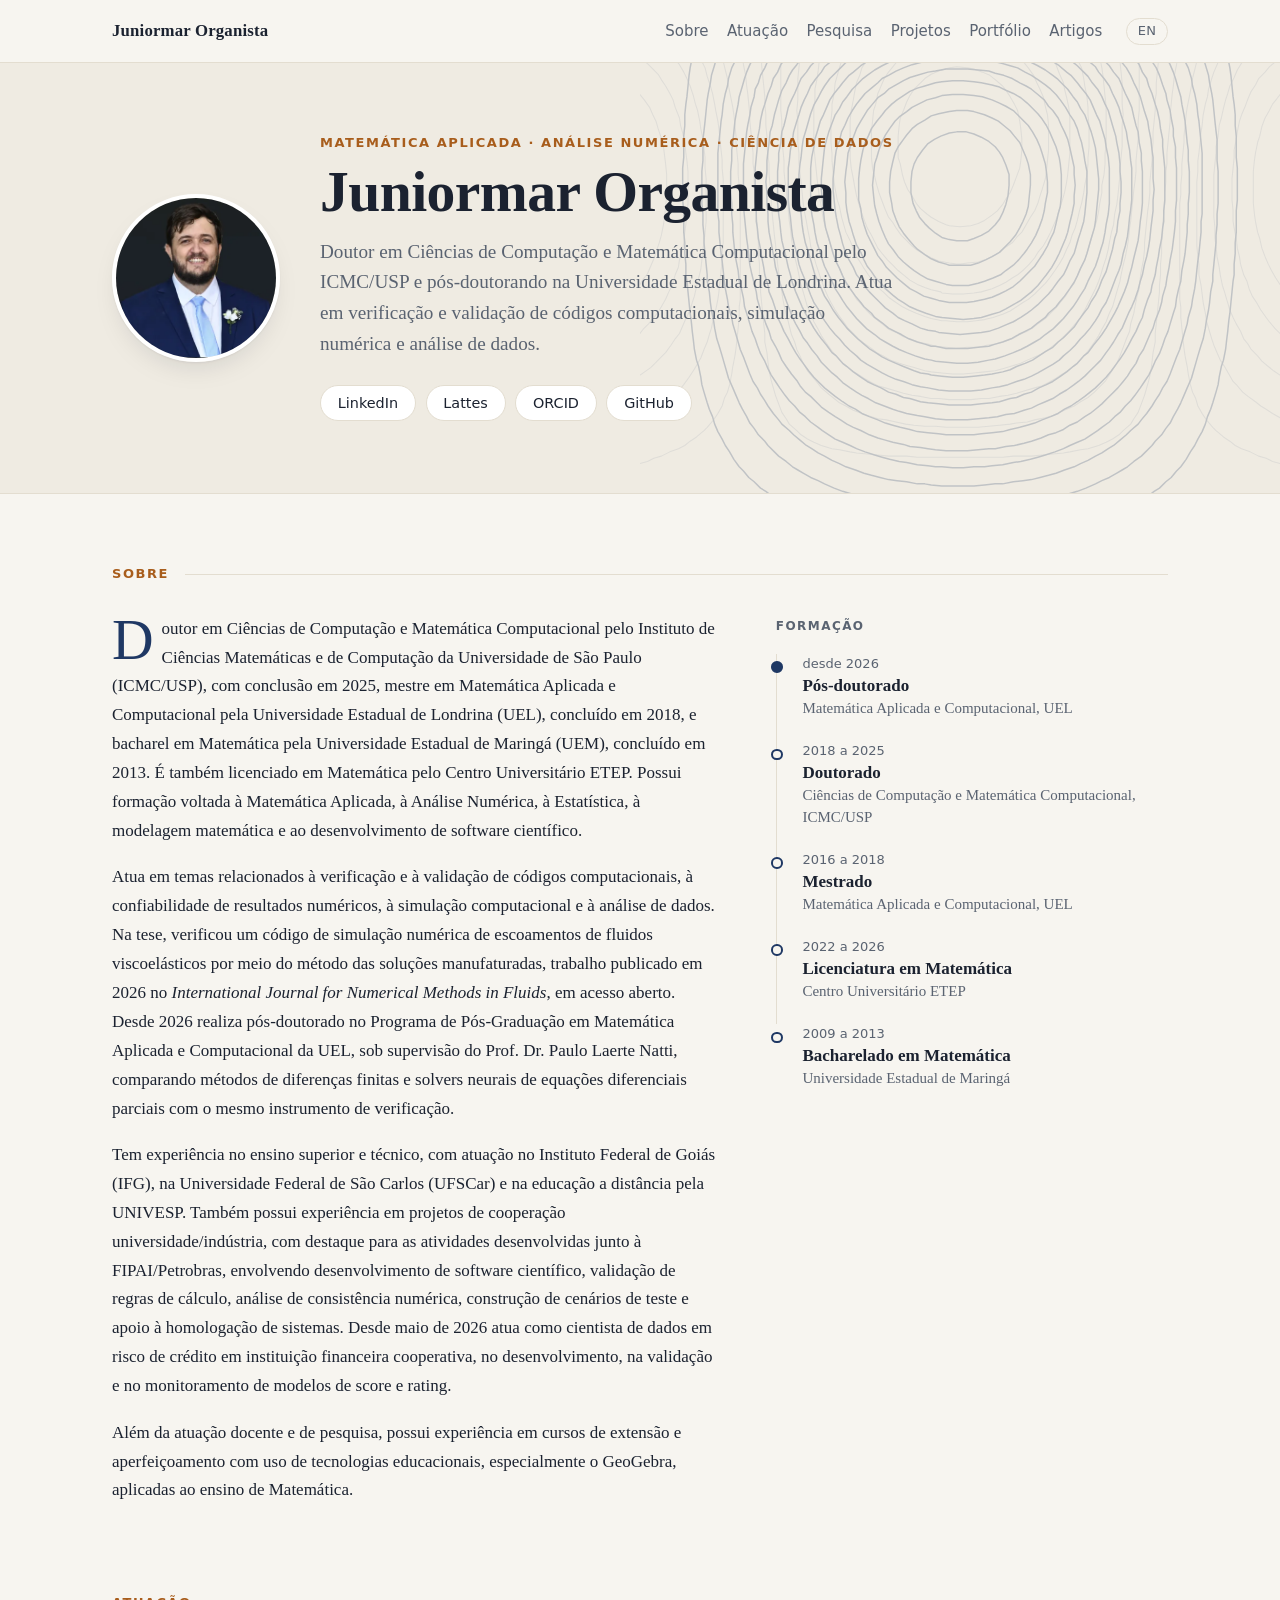
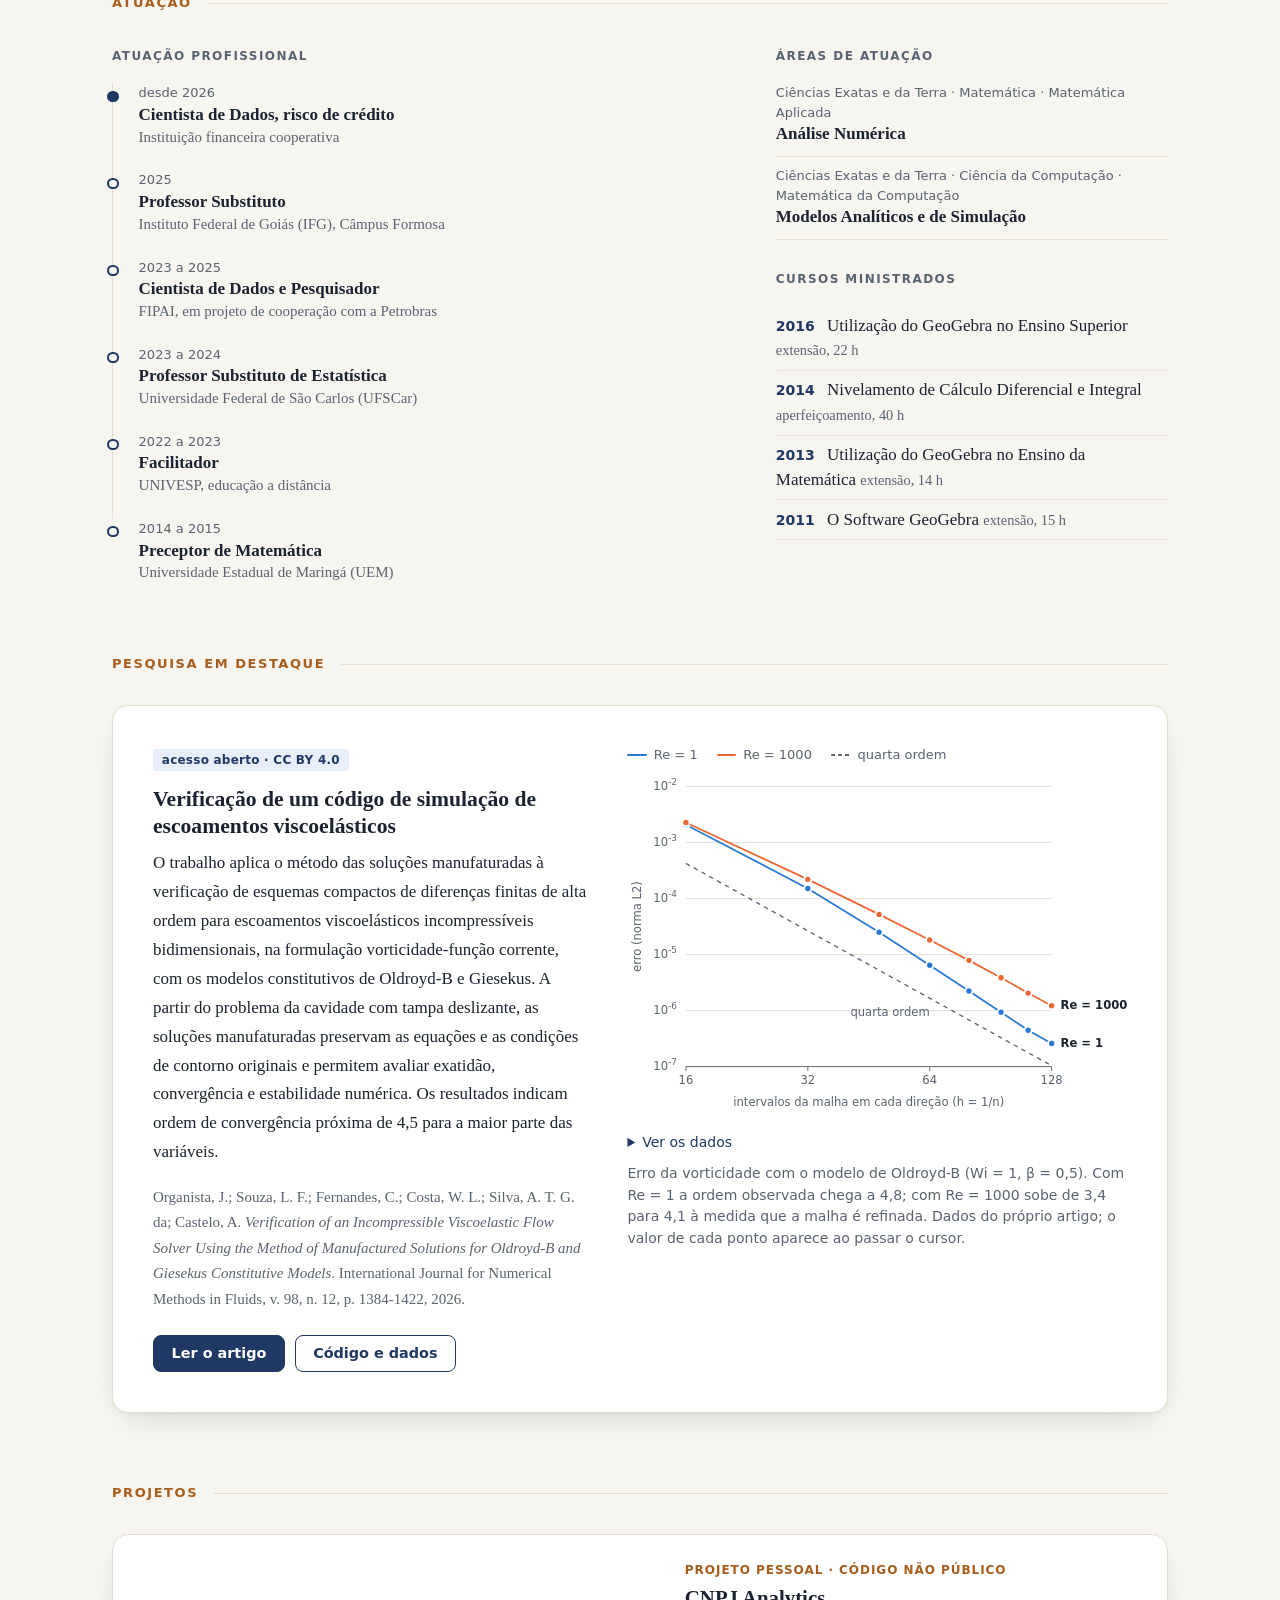
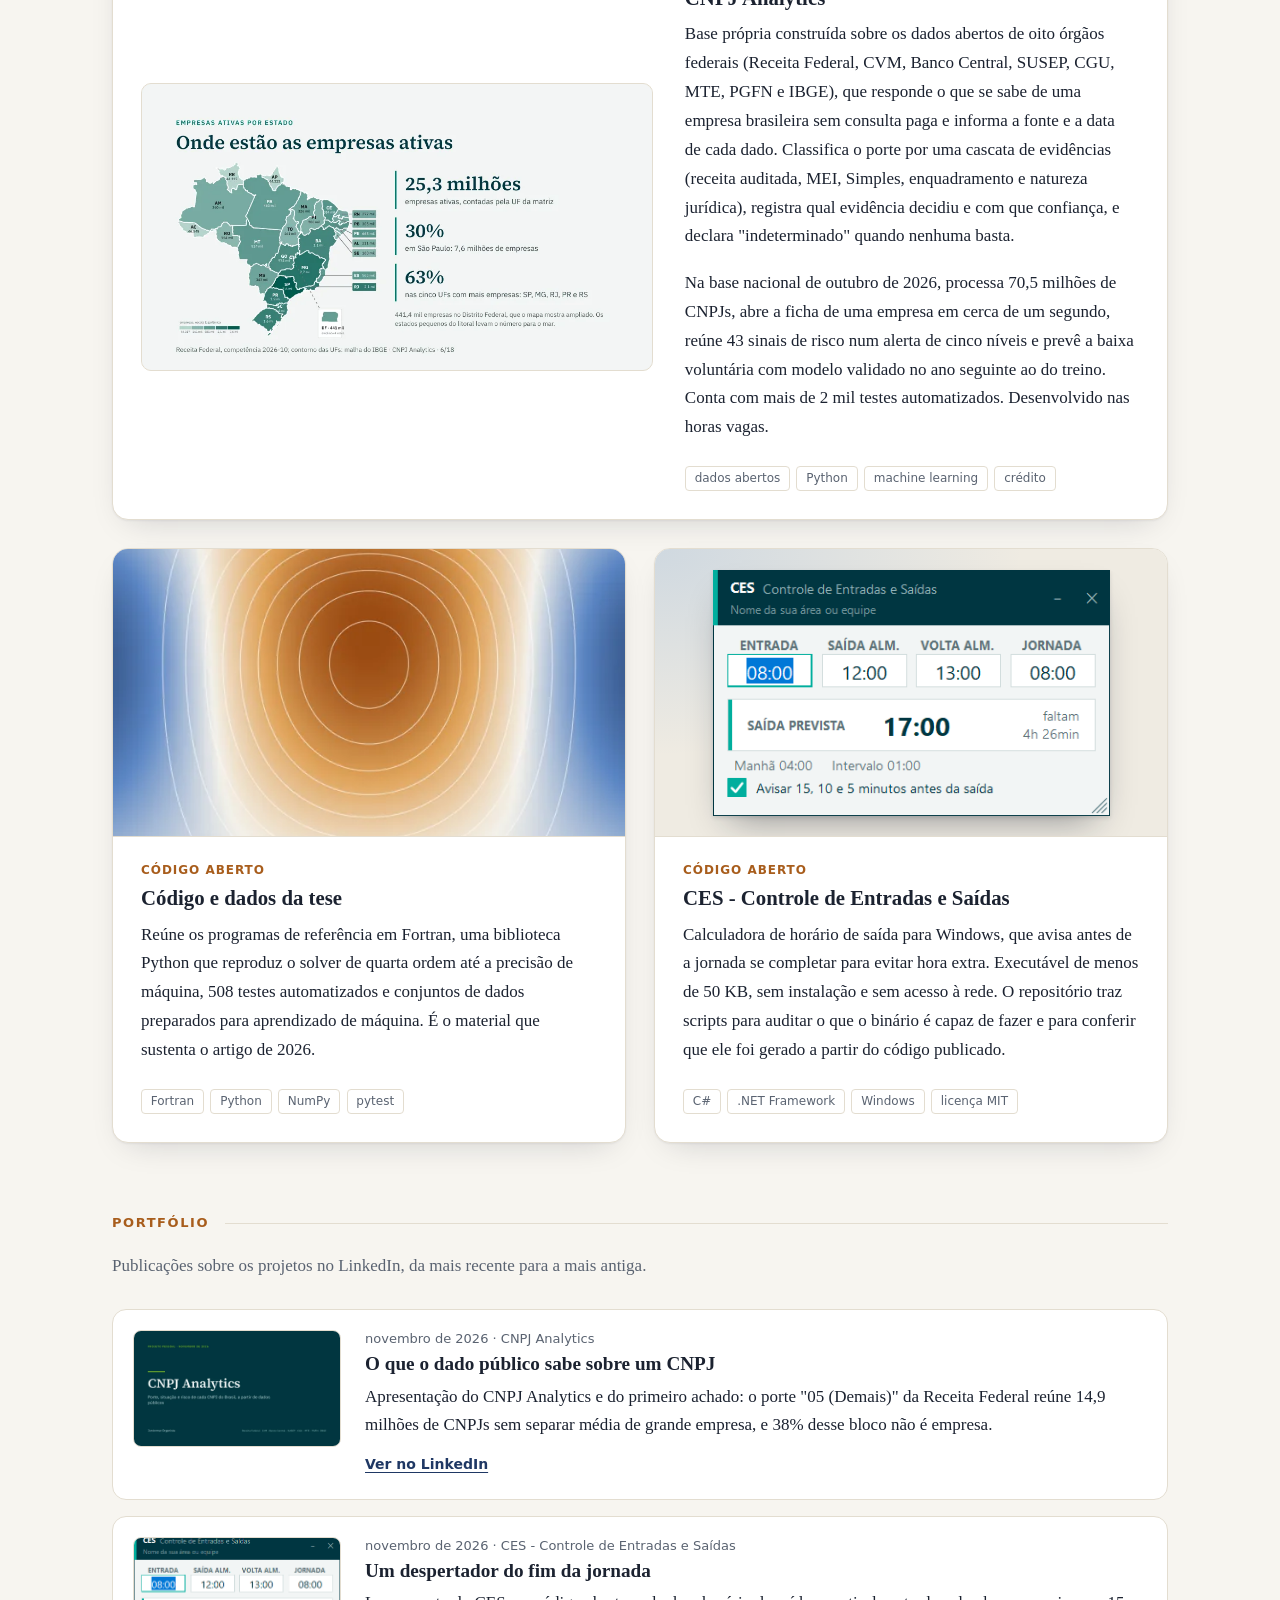
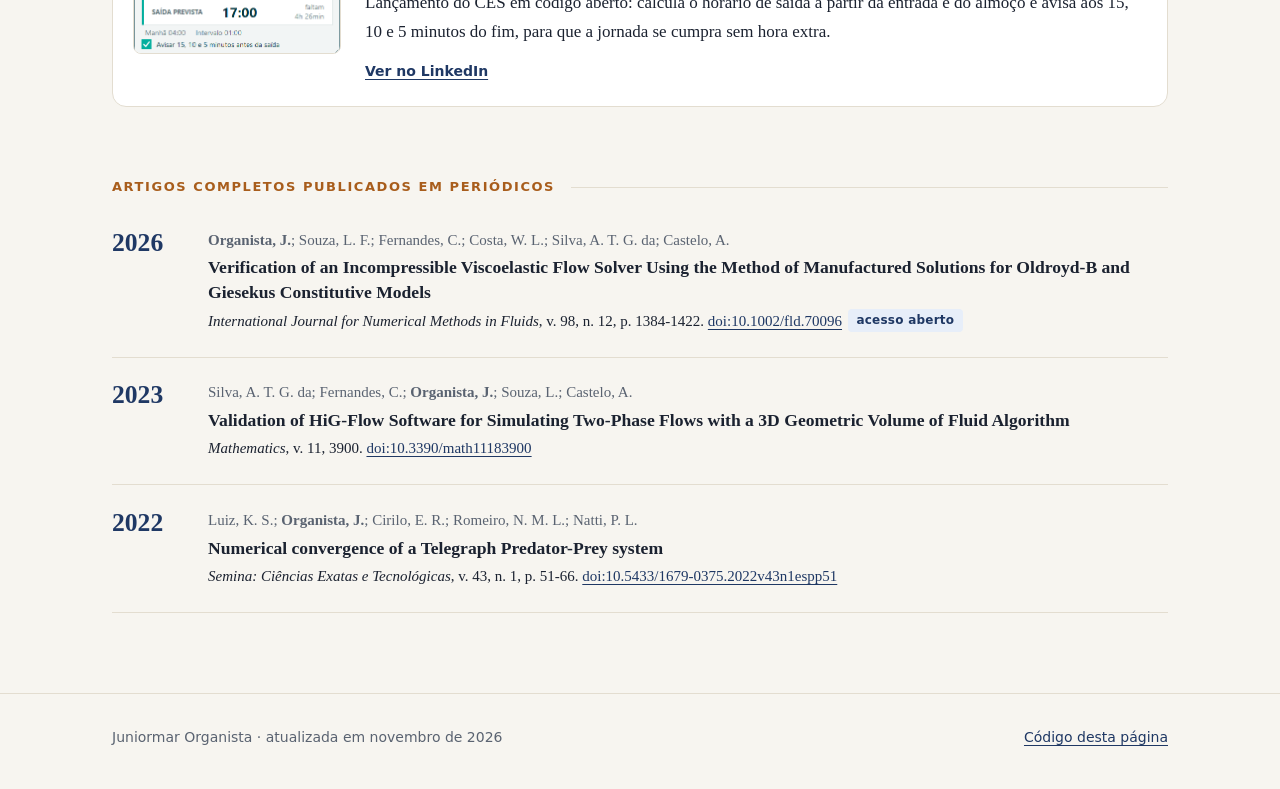
<file: index.html>
<!doctype html>
<html lang="pt-BR">
<head>
  <meta charset="utf-8">
  <meta name="viewport" content="width=device-width, initial-scale=1">
  <title>Juniormar Organista</title>
  <meta name="description" content="Doutor em Ciências de Computação e Matemática Computacional pelo ICMC/USP e pós-doutorando na UEL. Atua em verificação e validação de códigos computacionais, simulação numérica e análise de dados. Artigos, projetos e portfólio.">
  <link rel="canonical" href="https://juniormarorganista.github.io/">
  <link rel="alternate" hreflang="pt-BR" href="https://juniormarorganista.github.io/">
  <link rel="alternate" hreflang="en" href="https://juniormarorganista.github.io/en/">
  <link rel="alternate" hreflang="x-default" href="https://juniormarorganista.github.io/">
  <link rel="icon" href="favicon.svg" type="image/svg+xml">
  <link rel="stylesheet" href="estilo.css?v=4">
  <meta name="theme-color" content="#f7f5f0" media="(prefers-color-scheme: light)">
  <meta name="theme-color" content="#101318" media="(prefers-color-scheme: dark)">
  <meta property="og:type" content="profile">
  <meta property="og:title" content="Juniormar Organista">
  <meta property="og:description" content="Doutor pelo ICMC/USP e pós-doutorando na UEL. Verificação e validação de códigos computacionais, simulação numérica e análise de dados.">
  <meta property="og:url" content="https://juniormarorganista.github.io/">
  <meta property="og:image" content="https://juniormarorganista.github.io/img/og.png">
  <meta property="og:image:width" content="1200">
  <meta property="og:image:height" content="630">
  <meta property="og:image:alt" content="Juniormar Organista, matemático aplicado, sobre linhas de corrente de uma solução manufaturada">
  <meta property="og:locale" content="pt_BR">
  <meta property="og:locale:alternate" content="en_US">
  <meta name="twitter:card" content="summary_large_image">
  <script type="application/ld+json">
  {
    "@context": "https://schema.org",
    "@type": "Person",
    "name": "Juniormar Organista",
    "url": "https://juniormarorganista.github.io/",
    "image": "https://juniormarorganista.github.io/img/retrato.webp",
    "jobTitle": "Matemático aplicado",
    "affiliation": {"@type": "CollegeOrUniversity", "name": "Universidade Estadual de Londrina"},
    "alumniOf": [
      {"@type": "CollegeOrUniversity", "name": "Universidade de São Paulo"},
      {"@type": "CollegeOrUniversity", "name": "Universidade Estadual de Londrina"},
      {"@type": "CollegeOrUniversity", "name": "Universidade Estadual de Maringá"}
    ],
    "identifier": {"@type": "PropertyValue", "propertyID": "ORCID", "value": "0000-0002-3627-6901"},
    "sameAs": [
      "https://www.linkedin.com/in/juniormar-organista-1762802a",
      "http://lattes.cnpq.br/1314750070962728",
      "https://orcid.org/0000-0002-3627-6901",
      "https://github.com/juniormarorganista"
    ]
  }
  </script>
</head>
<body>
  <a class="pular" href="#conteudo">Ir para o conteúdo</a>

  <header class="conteiner barra">
    <a class="marca" href="./">Juniormar Organista</a>
    <nav aria-label="Seções">
      <a href="#sobre">Sobre</a>
      <a href="#atuacao">Atuação</a>
      <a href="#pesquisa">Pesquisa</a>
      <a href="#projetos">Projetos</a>
      <a href="#portfolio">Portfólio</a>
      <a href="#artigos">Artigos</a>
    </nav>
    <a class="idioma" href="en/" hreflang="en" lang="en" title="English version">EN</a>
  </header>

  <section class="abertura" aria-labelledby="nome">
    <div class="arte" aria-hidden="true"></div>
    <div class="conteiner">
      <img class="retrato" src="img/retrato.webp" width="168" height="168" alt="Retrato de Juniormar Organista">
      <div>
        <p class="sobretitulo">Matemática Aplicada · Análise Numérica · Ciência de Dados</p>
        <h1 id="nome">Juniormar Organista</h1>
        <p class="chamada">Doutor em Ciências de Computação e Matemática Computacional pelo ICMC/USP e pós-doutorando na Universidade Estadual de Londrina. Atua em verificação e validação de códigos computacionais, simulação numérica e análise de dados.</p>
        <ul class="perfis" aria-label="Perfis">
          <li><a rel="me" href="https://www.linkedin.com/in/juniormar-organista-1762802a">LinkedIn</a></li>
          <li><a rel="me" href="http://lattes.cnpq.br/1314750070962728">Lattes</a></li>
          <li><a rel="me" href="https://orcid.org/0000-0002-3627-6901">ORCID</a></li>
          <li><a rel="me" href="https://github.com/juniormarorganista">GitHub</a></li>
        </ul>
      </div>
    </div>
  </section>

  <main id="conteudo">
    <section class="secao" id="sobre" aria-labelledby="titulo-sobre">
      <div class="conteiner">
        <h2 id="titulo-sobre">Sobre</h2>
        <div class="duas-colunas">
          <div class="texto-corrido">
            <p>Doutor em Ciências de Computação e Matemática Computacional pelo Instituto de Ciências Matemáticas e de Computação da Universidade de São Paulo (ICMC/USP), com conclusão em 2025, mestre em Matemática Aplicada e Computacional pela Universidade Estadual de Londrina (UEL), concluído em 2018, e bacharel em Matemática pela Universidade Estadual de Maringá (UEM), concluído em 2013. É também licenciado em Matemática pelo Centro Universitário ETEP. Possui formação voltada à Matemática Aplicada, à Análise Numérica, à Estatística, à modelagem matemática e ao desenvolvimento de software científico.</p>
            <p>Atua em temas relacionados à verificação e à validação de códigos computacionais, à confiabilidade de resultados numéricos, à simulação computacional e à análise de dados. Na tese, verificou um código de simulação numérica de escoamentos de fluidos viscoelásticos por meio do método das soluções manufaturadas, trabalho publicado em 2026 no <cite>International Journal for Numerical Methods in Fluids</cite>, em acesso aberto. Desde 2026 realiza pós-doutorado no Programa de Pós-Graduação em Matemática Aplicada e Computacional da UEL, sob supervisão do Prof. Dr. Paulo Laerte Natti, comparando métodos de diferenças finitas e solvers neurais de equações diferenciais parciais com o mesmo instrumento de verificação.</p>
            <p>Tem experiência no ensino superior e técnico, com atuação no Instituto Federal de Goiás (IFG), na Universidade Federal de São Carlos (UFSCar) e na educação a distância pela UNIVESP. Também possui experiência em projetos de cooperação universidade/indústria, com destaque para as atividades desenvolvidas junto à FIPAI/Petrobras, envolvendo desenvolvimento de software científico, validação de regras de cálculo, análise de consistência numérica, construção de cenários de teste e apoio à homologação de sistemas. Desde maio de 2026 atua como cientista de dados em risco de crédito em instituição financeira cooperativa, no desenvolvimento, na validação e no monitoramento de modelos de score e rating.</p>
            <p>Além da atuação docente e de pesquisa, possui experiência em cursos de extensão e aperfeiçoamento com uso de tecnologias educacionais, especialmente o GeoGebra, aplicadas ao ensino de Matemática.</p>
          </div>
          <aside aria-labelledby="titulo-formacao">
            <p class="subtitulo" id="titulo-formacao">Formação</p>
            <ol class="linha-do-tempo">
              <li><span class="periodo">desde 2026</span><span class="grau">Pós-doutorado</span><span class="lugar">Matemática Aplicada e Computacional, UEL</span></li>
              <li><span class="periodo">2018 a 2025</span><span class="grau">Doutorado</span><span class="lugar">Ciências de Computação e Matemática Computacional, ICMC/USP</span></li>
              <li><span class="periodo">2016 a 2018</span><span class="grau">Mestrado</span><span class="lugar">Matemática Aplicada e Computacional, UEL</span></li>
              <li><span class="periodo">2022 a 2026</span><span class="grau">Licenciatura em Matemática</span><span class="lugar">Centro Universitário ETEP</span></li>
              <li><span class="periodo">2009 a 2013</span><span class="grau">Bacharelado em Matemática</span><span class="lugar">Universidade Estadual de Maringá</span></li>
            </ol>
          </aside>
        </div>
      </div>
    </section>

    <section class="secao" id="atuacao" aria-labelledby="titulo-atuacao">
      <div class="conteiner">
        <h2 id="titulo-atuacao">Atuação</h2>
        <div class="duas-colunas">
          <div>
            <p class="subtitulo">Atuação profissional</p>
            <ol class="linha-do-tempo">
              <li><span class="periodo">desde 2026</span><span class="grau">Cientista de Dados, risco de crédito</span><span class="lugar">Instituição financeira cooperativa</span></li>
              <li><span class="periodo">2025</span><span class="grau">Professor Substituto</span><span class="lugar">Instituto Federal de Goiás (IFG), Câmpus Formosa</span></li>
              <li><span class="periodo">2023 a 2025</span><span class="grau">Cientista de Dados e Pesquisador</span><span class="lugar">FIPAI, em projeto de cooperação com a Petrobras</span></li>
              <li><span class="periodo">2023 a 2024</span><span class="grau">Professor Substituto de Estatística</span><span class="lugar">Universidade Federal de São Carlos (UFSCar)</span></li>
              <li><span class="periodo">2022 a 2023</span><span class="grau">Facilitador</span><span class="lugar">UNIVESP, educação a distância</span></li>
              <li><span class="periodo">2014 a 2015</span><span class="grau">Preceptor de Matemática</span><span class="lugar">Universidade Estadual de Maringá (UEM)</span></li>
            </ol>
          </div>
          <div>
            <p class="subtitulo">Áreas de atuação</p>
            <ul class="areas">
              <li><span>Ciências Exatas e da Terra · Matemática · Matemática Aplicada</span><strong>Análise Numérica</strong></li>
              <li><span>Ciências Exatas e da Terra · Ciência da Computação · Matemática da Computação</span><strong>Modelos Analíticos e de Simulação</strong></li>
            </ul>
            <p class="subtitulo">Cursos ministrados</p>
            <ul class="cursos">
              <li><span class="periodo">2016</span>Utilização do GeoGebra no Ensino Superior <span class="lugar">extensão, 22 h</span></li>
              <li><span class="periodo">2014</span>Nivelamento de Cálculo Diferencial e Integral <span class="lugar">aperfeiçoamento, 40 h</span></li>
              <li><span class="periodo">2013</span>Utilização do GeoGebra no Ensino da Matemática <span class="lugar">extensão, 14 h</span></li>
              <li><span class="periodo">2011</span>O Software GeoGebra <span class="lugar">extensão, 15 h</span></li>
            </ul>
          </div>
        </div>
      </div>
    </section>

    <section class="secao" id="pesquisa" aria-labelledby="titulo-pesquisa">
      <div class="conteiner">
        <h2 id="titulo-pesquisa">Pesquisa em destaque</h2>
        <article class="cartao pesquisa">
          <div>
            <span class="selo">acesso aberto · CC BY 4.0</span>
            <h3>Verificação de um código de simulação de escoamentos viscoelásticos</h3>
            <p>O trabalho aplica o método das soluções manufaturadas à verificação de esquemas compactos de diferenças finitas de alta ordem para escoamentos viscoelásticos incompressíveis bidimensionais, na formulação vorticidade-função corrente, com os modelos constitutivos de Oldroyd-B e Giesekus. A partir do problema da cavidade com tampa deslizante, as soluções manufaturadas preservam as equações e as condições de contorno originais e permitem avaliar exatidão, convergência e estabilidade numérica. Os resultados indicam ordem de convergência próxima de 4,5 para a maior parte das variáveis.</p>
            <p class="citacao">Organista, J.; Souza, L. F.; Fernandes, C.; Costa, W. L.; Silva, A. T. G. da; Castelo, A. <cite>Verification of an Incompressible Viscoelastic Flow Solver Using the Method of Manufactured Solutions for Oldroyd-B and Giesekus Constitutive Models</cite>. International Journal for Numerical Methods in Fluids, v. 98, n. 12, p. 1384-1422, 2026.</p>
            <div class="botoes">
              <a class="botao" href="https://doi.org/10.1002/fld.70096">Ler o artigo</a>
              <a class="botao secundario" href="https://github.com/juniormarorganista/PhD-Thesis-Organista-J-USP">Código e dados</a>
            </div>
          </div>
          <figure class="figura-grafico">
<ul class="legenda" aria-hidden="true"><li><span class="amostra s1"></span>Re = 1</li><li><span class="amostra s2"></span>Re = 1000</li><li><span class="amostra ref"></span>quarta ordem</li></ul>
<svg class="grafico" width="560" height="380" font-family="system-ui, sans-serif" viewBox="0 0 560 380" role="img" aria-labelledby="graf-tit-pt graf-desc-pt">
<title id="graf-tit-pt">Erro da vorticidade com o refinamento da malha, modelo de Oldroyd-B</title>
<desc id="graf-desc-pt">Gráfico em escala logarítmica: o erro da vorticidade cai de cerca de 2 × 10⁻³ para menos de 10⁻⁶ quando a malha passa de 16 para 128 intervalos, acompanhando a reta de quarta ordem.</desc>
<line class="grade" stroke="#e3ddd0" stroke-width="1" x1="66" x2="476" y1="328.0" y2="328.0"/>
<text class="rotulo" fill="#5a6371" font-size="13" x="56" y="332.0" text-anchor="end">10<tspan dy='-6' font-size='10'>-7</tspan></text>
<line class="grade" stroke="#e3ddd0" stroke-width="1" x1="66" x2="476" y1="265.2" y2="265.2"/>
<text class="rotulo" fill="#5a6371" font-size="13" x="56" y="269.2" text-anchor="end">10<tspan dy='-6' font-size='10'>-6</tspan></text>
<line class="grade" stroke="#e3ddd0" stroke-width="1" x1="66" x2="476" y1="202.4" y2="202.4"/>
<text class="rotulo" fill="#5a6371" font-size="13" x="56" y="206.4" text-anchor="end">10<tspan dy='-6' font-size='10'>-5</tspan></text>
<line class="grade" stroke="#e3ddd0" stroke-width="1" x1="66" x2="476" y1="139.6" y2="139.6"/>
<text class="rotulo" fill="#5a6371" font-size="13" x="56" y="143.6" text-anchor="end">10<tspan dy='-6' font-size='10'>-4</tspan></text>
<line class="grade" stroke="#e3ddd0" stroke-width="1" x1="66" x2="476" y1="76.8" y2="76.8"/>
<text class="rotulo" fill="#5a6371" font-size="13" x="56" y="80.8" text-anchor="end">10<tspan dy='-6' font-size='10'>-3</tspan></text>
<line class="grade" stroke="#e3ddd0" stroke-width="1" x1="66" x2="476" y1="14.0" y2="14.0"/>
<text class="rotulo" fill="#5a6371" font-size="13" x="56" y="18.0" text-anchor="end">10<tspan dy='-6' font-size='10'>-2</tspan></text>
<line class="marca" stroke="#5a6371" x1="66.0" x2="66.0" y1="328" y2="333"/>
<text class="rotulo" fill="#5a6371" font-size="13" x="66.0" y="348" text-anchor="middle">16</text>
<line class="marca" stroke="#5a6371" x1="202.7" x2="202.7" y1="328" y2="333"/>
<text class="rotulo" fill="#5a6371" font-size="13" x="202.7" y="348" text-anchor="middle">32</text>
<line class="marca" stroke="#5a6371" x1="339.3" x2="339.3" y1="328" y2="333"/>
<text class="rotulo" fill="#5a6371" font-size="13" x="339.3" y="348" text-anchor="middle">64</text>
<line class="marca" stroke="#5a6371" x1="476.0" x2="476.0" y1="328" y2="333"/>
<text class="rotulo" fill="#5a6371" font-size="13" x="476.0" y="348" text-anchor="middle">128</text>
<line class="eixo" stroke="#5a6371" x1="66" x2="476" y1="328" y2="328"/>
<text class="rotulo" fill="#5a6371" font-size="13" x="271" y="372" text-anchor="middle">intervalos da malha em cada direção (h = 1/n)</text>
<text class="rotulo" fill="#5a6371" font-size="13" transform="translate(16 171) rotate(-90)" text-anchor="middle">erro (norma L2)</text>
<line class="referencia" stroke="#5a6371" stroke-width="1.5" stroke-dasharray="5 5" x1="66.0" y1="100.2" x2="476.0" y2="327.0"/>
<text class="rotulo" fill="#5a6371" font-size="13" x="339.3" y="271.4" text-anchor="end">quarta ordem</text>
<path class="serie s1" fill="none" stroke="#2a78d6" stroke-width="2" d="M66.0 56.8 L202.7 128.4 L282.6 177.4 L339.3 214.4 L383.3 243.3 L419.3 267.1 L449.7 287.2 L476.0 302.0"/>
<g class="ponto s1" fill="#2a78d6" stroke="#ffffff" stroke-width="2"><title>Re = 1, h = 1/16: 2,08 × 10⁻³</title><circle class="alvo" fill="transparent" stroke="none" cx="66.0" cy="56.8" r="11"/><circle cx="66.0" cy="56.8" r="4"/></g>
<g class="ponto s1" fill="#2a78d6" stroke="#ffffff" stroke-width="2"><title>Re = 1, h = 1/32: 1,51 × 10⁻⁴</title><circle class="alvo" fill="transparent" stroke="none" cx="202.7" cy="128.4" r="11"/><circle cx="202.7" cy="128.4" r="4"/></g>
<g class="ponto s1" fill="#2a78d6" stroke="#ffffff" stroke-width="2"><title>Re = 1, h = 1/48: 2,50 × 10⁻⁵</title><circle class="alvo" fill="transparent" stroke="none" cx="282.6" cy="177.4" r="11"/><circle cx="282.6" cy="177.4" r="4"/></g>
<g class="ponto s1" fill="#2a78d6" stroke="#ffffff" stroke-width="2"><title>Re = 1, h = 1/64: 6,43 × 10⁻⁶</title><circle class="alvo" fill="transparent" stroke="none" cx="339.3" cy="214.4" r="11"/><circle cx="339.3" cy="214.4" r="4"/></g>
<g class="ponto s1" fill="#2a78d6" stroke="#ffffff" stroke-width="2"><title>Re = 1, h = 1/80: 2,23 × 10⁻⁶</title><circle class="alvo" fill="transparent" stroke="none" cx="383.3" cy="243.3" r="11"/><circle cx="383.3" cy="243.3" r="4"/></g>
<g class="ponto s1" fill="#2a78d6" stroke="#ffffff" stroke-width="2"><title>Re = 1, h = 1/96: 9,34 × 10⁻⁷</title><circle class="alvo" fill="transparent" stroke="none" cx="419.3" cy="267.1" r="11"/><circle cx="419.3" cy="267.1" r="4"/></g>
<g class="ponto s1" fill="#2a78d6" stroke="#ffffff" stroke-width="2"><title>Re = 1, h = 1/112: 4,47 × 10⁻⁷</title><circle class="alvo" fill="transparent" stroke="none" cx="449.7" cy="287.2" r="11"/><circle cx="449.7" cy="287.2" r="4"/></g>
<g class="ponto s1" fill="#2a78d6" stroke="#ffffff" stroke-width="2"><title>Re = 1, h = 1/128: 2,59 × 10⁻⁷</title><circle class="alvo" fill="transparent" stroke="none" cx="476.0" cy="302.0" r="11"/><circle cx="476.0" cy="302.0" r="4"/></g>
<text class="rotulo forte" fill="#1b2230" font-size="13" font-weight="600" x="486.0" y="306.0">Re = 1</text>
<path class="serie s2" fill="none" stroke="#eb6834" stroke-width="2" d="M66.0 54.4 L202.7 118.1 L282.6 157.4 L339.3 186.1 L383.3 208.9 L419.3 228.4 L449.7 245.6 L476.0 259.8"/>
<g class="ponto s2" fill="#eb6834" stroke="#ffffff" stroke-width="2"><title>Re = 1000, h = 1/16: 2,27 × 10⁻³</title><circle class="alvo" fill="transparent" stroke="none" cx="66.0" cy="54.4" r="11"/><circle cx="66.0" cy="54.4" r="4"/></g>
<g class="ponto s2" fill="#eb6834" stroke="#ffffff" stroke-width="2"><title>Re = 1000, h = 1/32: 2,20 × 10⁻⁴</title><circle class="alvo" fill="transparent" stroke="none" cx="202.7" cy="118.1" r="11"/><circle cx="202.7" cy="118.1" r="4"/></g>
<g class="ponto s2" fill="#eb6834" stroke="#ffffff" stroke-width="2"><title>Re = 1000, h = 1/48: 5,20 × 10⁻⁵</title><circle class="alvo" fill="transparent" stroke="none" cx="282.6" cy="157.4" r="11"/><circle cx="282.6" cy="157.4" r="4"/></g>
<g class="ponto s2" fill="#eb6834" stroke="#ffffff" stroke-width="2"><title>Re = 1000, h = 1/64: 1,82 × 10⁻⁵</title><circle class="alvo" fill="transparent" stroke="none" cx="339.3" cy="186.1" r="11"/><circle cx="339.3" cy="186.1" r="4"/></g>
<g class="ponto s2" fill="#eb6834" stroke="#ffffff" stroke-width="2"><title>Re = 1000, h = 1/80: 7,87 × 10⁻⁶</title><circle class="alvo" fill="transparent" stroke="none" cx="383.3" cy="208.9" r="11"/><circle cx="383.3" cy="208.9" r="4"/></g>
<g class="ponto s2" fill="#eb6834" stroke="#ffffff" stroke-width="2"><title>Re = 1000, h = 1/96: 3,85 × 10⁻⁶</title><circle class="alvo" fill="transparent" stroke="none" cx="419.3" cy="228.4" r="11"/><circle cx="419.3" cy="228.4" r="4"/></g>
<g class="ponto s2" fill="#eb6834" stroke="#ffffff" stroke-width="2"><title>Re = 1000, h = 1/112: 2,05 × 10⁻⁶</title><circle class="alvo" fill="transparent" stroke="none" cx="449.7" cy="245.6" r="11"/><circle cx="449.7" cy="245.6" r="4"/></g>
<g class="ponto s2" fill="#eb6834" stroke="#ffffff" stroke-width="2"><title>Re = 1000, h = 1/128: 1,22 × 10⁻⁶</title><circle class="alvo" fill="transparent" stroke="none" cx="476.0" cy="259.8" r="11"/><circle cx="476.0" cy="259.8" r="4"/></g>
<text class="rotulo forte" fill="#1b2230" font-size="13" font-weight="600" x="486.0" y="263.8">Re = 1000</text>
</svg>
<details class="dados"><summary>Ver os dados</summary><table><thead><tr><th>n</th><th>Re = 1</th><th>Re = 1000</th></tr></thead><tbody><tr><td>16</td><td>2,08 × 10⁻³</td><td>2,27 × 10⁻³</td></tr><tr><td>32</td><td>1,51 × 10⁻⁴</td><td>2,20 × 10⁻⁴</td></tr><tr><td>48</td><td>2,50 × 10⁻⁵</td><td>5,20 × 10⁻⁵</td></tr><tr><td>64</td><td>6,43 × 10⁻⁶</td><td>1,82 × 10⁻⁵</td></tr><tr><td>80</td><td>2,23 × 10⁻⁶</td><td>7,87 × 10⁻⁶</td></tr><tr><td>96</td><td>9,34 × 10⁻⁷</td><td>3,85 × 10⁻⁶</td></tr><tr><td>112</td><td>4,47 × 10⁻⁷</td><td>2,05 × 10⁻⁶</td></tr><tr><td>128</td><td>2,59 × 10⁻⁷</td><td>1,22 × 10⁻⁶</td></tr></tbody></table></details>
            <figcaption>Erro da vorticidade com o modelo de Oldroyd-B (Wi = 1, β = 0,5). Com Re = 1 a ordem observada chega a 4,8; com Re = 1000 sobe de 3,4 para 4,1 à medida que a malha é refinada. Dados do próprio artigo; o valor de cada ponto aparece ao passar o cursor.</figcaption>
          </figure>
        </article>
      </div>
    </section>

    <section class="secao" id="projetos" aria-labelledby="titulo-projetos">
      <div class="conteiner">
        <h2 id="titulo-projetos">Projetos</h2>
        <div class="projetos">
          <article class="cartao projeto largo">
            <div class="imagem">
              <img src="img/cnpj-mapa.webp" width="960" height="540" loading="lazy" alt="Mapa do Brasil com as empresas ativas por estado: 25,3 milhões no total, 30% em São Paulo, competência outubro de 2026">
            </div>
            <div class="corpo">
              <p class="tipo">Projeto pessoal · código não público</p>
              <h3>CNPJ Analytics</h3>
              <p>Base própria construída sobre os dados abertos de oito órgãos federais (Receita Federal, CVM, Banco Central, SUSEP, CGU, MTE, PGFN e IBGE), que responde o que se sabe de uma empresa brasileira sem consulta paga e informa a fonte e a data de cada dado. Classifica o porte por uma cascata de evidências (receita auditada, MEI, Simples, enquadramento e natureza jurídica), registra qual evidência decidiu e com que confiança, e declara "indeterminado" quando nenhuma basta.</p>
              <p>Na base nacional de outubro de 2026, processa 70,5 milhões de CNPJs, abre a ficha de uma empresa em cerca de um segundo, reúne 43 sinais de risco num alerta de cinco níveis e prevê a baixa voluntária com modelo validado no ano seguinte ao do treino. Conta com mais de 2 mil testes automatizados. Desenvolvido nas horas vagas.</p>
              <ul class="etiquetas" aria-label="Temas">
                <li>dados abertos</li><li>Python</li><li>machine learning</li><li>crédito</li>
              </ul>
            </div>
          </article>
          <article class="cartao projeto">
            <div class="imagem">
              <img src="img/vorticidade.webp" width="600" height="600" loading="lazy" alt="Mapa de cores da vorticidade exata de uma solução manufaturada da tese, com linhas de corrente em branco">
            </div>
            <div class="corpo">
              <p class="tipo">Código aberto</p>
              <h3><a href="https://github.com/juniormarorganista/PhD-Thesis-Organista-J-USP">Código e dados da tese</a></h3>
              <p>Reúne os programas de referência em Fortran, uma biblioteca Python que reproduz o solver de quarta ordem até a precisão de máquina, 508 testes automatizados e conjuntos de dados preparados para aprendizado de máquina. É o material que sustenta o artigo de 2026.</p>
              <ul class="etiquetas" aria-label="Tecnologias">
                <li>Fortran</li><li>Python</li><li>NumPy</li><li>pytest</li>
              </ul>
            </div>
          </article>
          <article class="cartao projeto">
            <div class="imagem janela">
              <img src="img/ces-janela.png" width="410" height="258" loading="lazy" alt="Janela do CES com entrada às 08:00, almoço das 12:00 às 13:00, jornada de 8 horas e saída prevista às 17:00">
            </div>
            <div class="corpo">
              <p class="tipo">Código aberto</p>
              <h3><a href="https://github.com/juniormarorganista/CES-Controle-Entradas-Saidas">CES - Controle de Entradas e Saídas</a></h3>
              <p>Calculadora de horário de saída para Windows, que avisa antes de a jornada se completar para evitar hora extra. Executável de menos de 50 KB, sem instalação e sem acesso à rede. O repositório traz scripts para auditar o que o binário é capaz de fazer e para conferir que ele foi gerado a partir do código publicado.</p>
              <ul class="etiquetas" aria-label="Tecnologias">
                <li>C#</li><li>.NET Framework</li><li>Windows</li><li>licença MIT</li>
              </ul>
            </div>
          </article>
        </div>
      </div>
    </section>

    <section class="secao" id="portfolio" aria-labelledby="titulo-portfolio">
      <div class="conteiner">
        <h2 id="titulo-portfolio">Portfólio</h2>
        <p class="introducao">Publicações sobre os projetos no LinkedIn, da mais recente para a mais antiga.</p>
        <!-- portfolio:inicio -->
        <ol class="portfolio">
          <li>
            <img src="img/cnpj-capa.webp" width="320" height="180" loading="lazy" alt="Capa do carrossel do CNPJ Analytics: porte, situação e risco de cada CNPJ do Brasil, a partir de dados públicos">
            <div>
              <p class="quando"><time datetime="2026-11">novembro de 2026</time> · CNPJ Analytics</p>
              <h3>O que o dado público sabe sobre um CNPJ</h3>
              <p>Apresentação do CNPJ Analytics e do primeiro achado: o porte &quot;05 (Demais)&quot; da Receita Federal reúne 14,9 milhões de CNPJs sem separar média de grande empresa, e 38% desse bloco não é empresa.</p>
              <a class="ver" href="https://www.linkedin.com/in/juniormar-organista-1762802a/recent-activity/all/">Ver no LinkedIn</a>
            </div>
          </li>
          <li>
            <img src="img/ces-janela.png" width="320" height="180" loading="lazy" alt="Janela do CES com a saída prevista às 17:00">
            <div>
              <p class="quando"><time datetime="2026-11">novembro de 2026</time> · CES - Controle de Entradas e Saídas</p>
              <h3>Um despertador do fim da jornada</h3>
              <p>Lançamento do CES em código aberto: calcula o horário de saída a partir da entrada e do almoço e avisa aos 15, 10 e 5 minutos do fim, para que a jornada se cumpra sem hora extra.</p>
              <a class="ver" href="https://www.linkedin.com/in/juniormar-organista-1762802a/recent-activity/all/">Ver no LinkedIn</a>
            </div>
          </li>
        </ol>
        <!-- portfolio:fim -->
      </div>
    </section>

    <section class="secao" id="artigos" aria-labelledby="titulo-artigos">
      <div class="conteiner">
        <h2 id="titulo-artigos">Artigos completos publicados em periódicos</h2>
        <ul class="artigos">
          <li>
            <span class="ano">2026</span>
            <div>
              <span class="autores"><strong>Organista, J.</strong>; Souza, L. F.; Fernandes, C.; Costa, W. L.; Silva, A. T. G. da; Castelo, A.</span>
              <span class="titulo">Verification of an Incompressible Viscoelastic Flow Solver Using the Method of Manufactured Solutions for Oldroyd-B and Giesekus Constitutive Models</span>
              <span class="fonte"><cite>International Journal for Numerical Methods in Fluids</cite>, v. 98, n. 12, p. 1384-1422. <a href="https://doi.org/10.1002/fld.70096">doi:10.1002/fld.70096</a><span class="selo">acesso aberto</span></span>
            </div>
          </li>
          <li>
            <span class="ano">2023</span>
            <div>
              <span class="autores">Silva, A. T. G. da; Fernandes, C.; <strong>Organista, J.</strong>; Souza, L.; Castelo, A.</span>
              <span class="titulo">Validation of HiG-Flow Software for Simulating Two-Phase Flows with a 3D Geometric Volume of Fluid Algorithm</span>
              <span class="fonte"><cite>Mathematics</cite>, v. 11, 3900. <a href="https://doi.org/10.3390/math11183900">doi:10.3390/math11183900</a></span>
            </div>
          </li>
          <li>
            <span class="ano">2022</span>
            <div>
              <span class="autores">Luiz, K. S.; <strong>Organista, J.</strong>; Cirilo, E. R.; Romeiro, N. M. L.; Natti, P. L.</span>
              <span class="titulo">Numerical convergence of a Telegraph Predator-Prey system</span>
              <span class="fonte"><cite>Semina: Ciências Exatas e Tecnológicas</cite>, v. 43, n. 1, p. 51-66. <a href="https://doi.org/10.5433/1679-0375.2022v43n1espp51">doi:10.5433/1679-0375.2022v43n1espp51</a></span>
            </div>
          </li>
        </ul>
      </div>
    </section>
  </main>

  <footer class="rodape">
    <div class="conteiner">
      <p>Juniormar Organista · atualizada em novembro de 2026</p>
      <p><a href="https://github.com/juniormarorganista/juniormarorganista.github.io">Código desta página</a></p>
    </div>
  </footer>
</body>
</html>
</file>
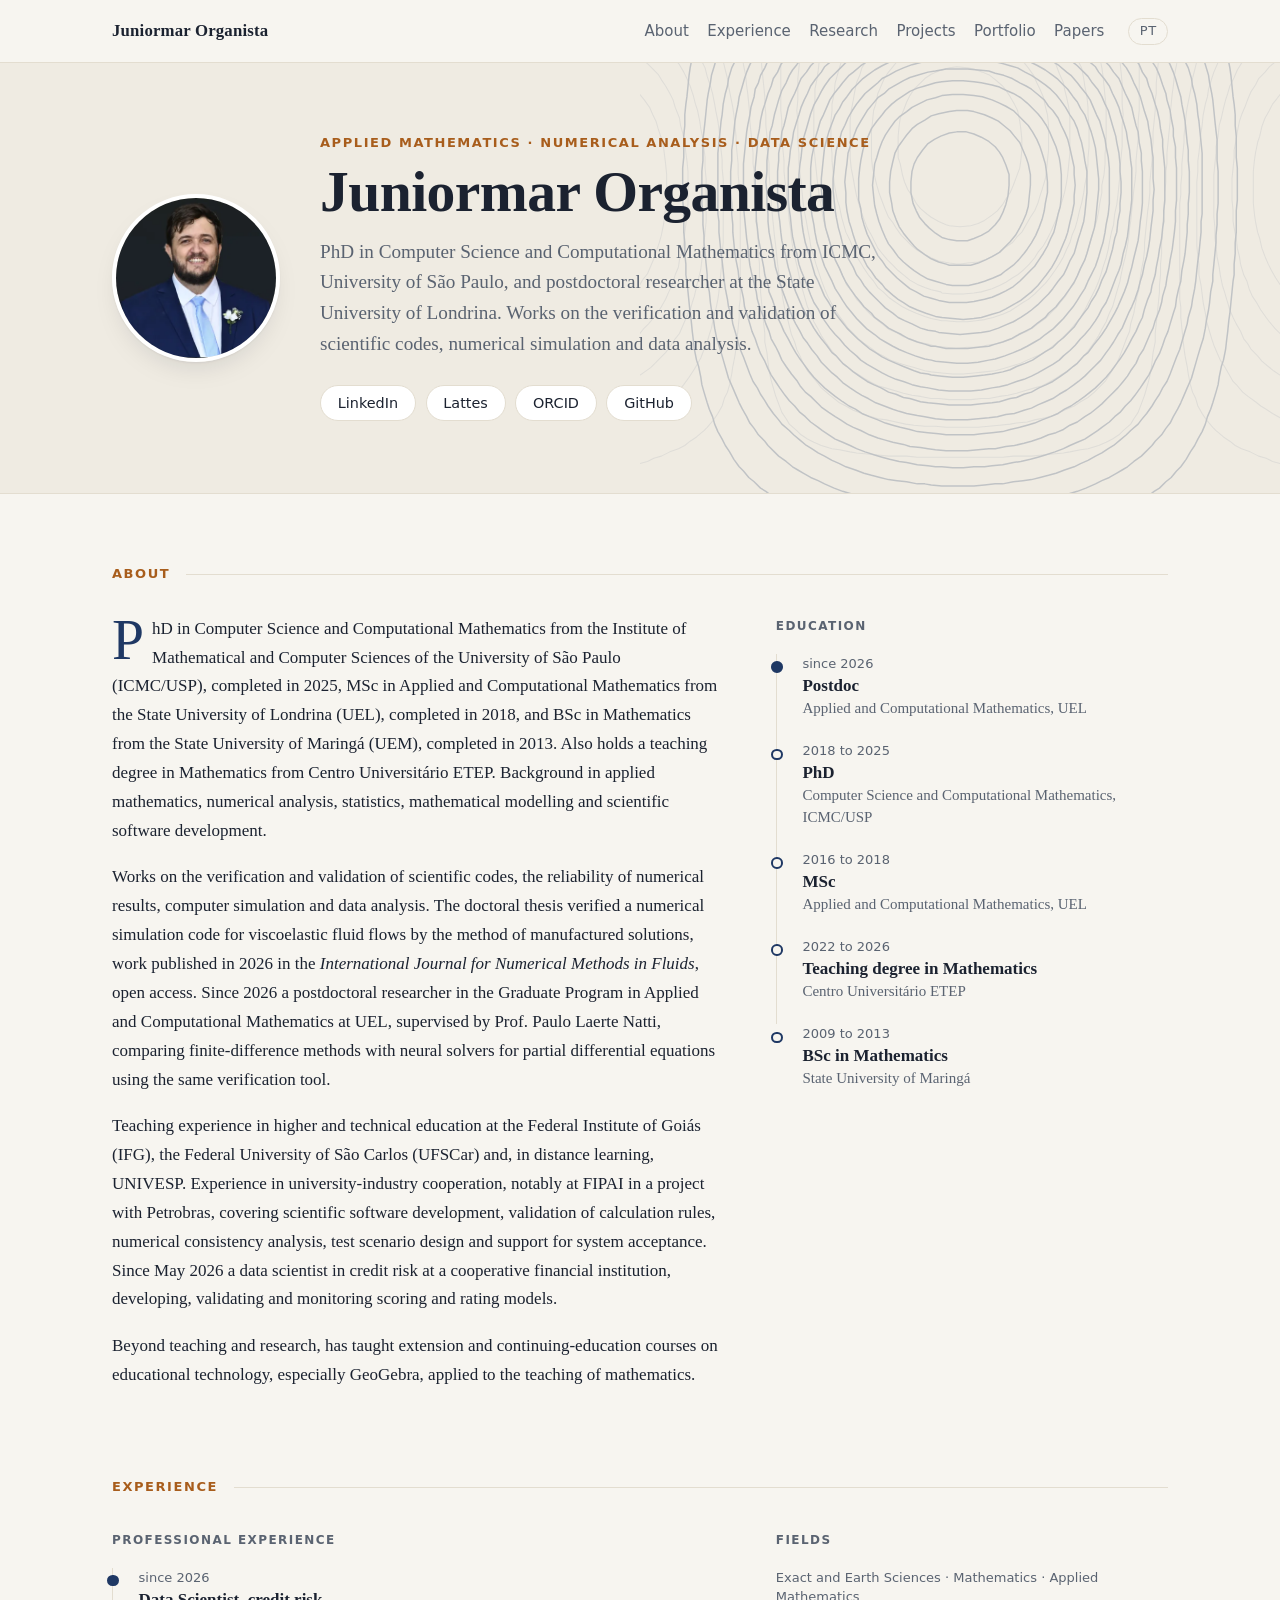
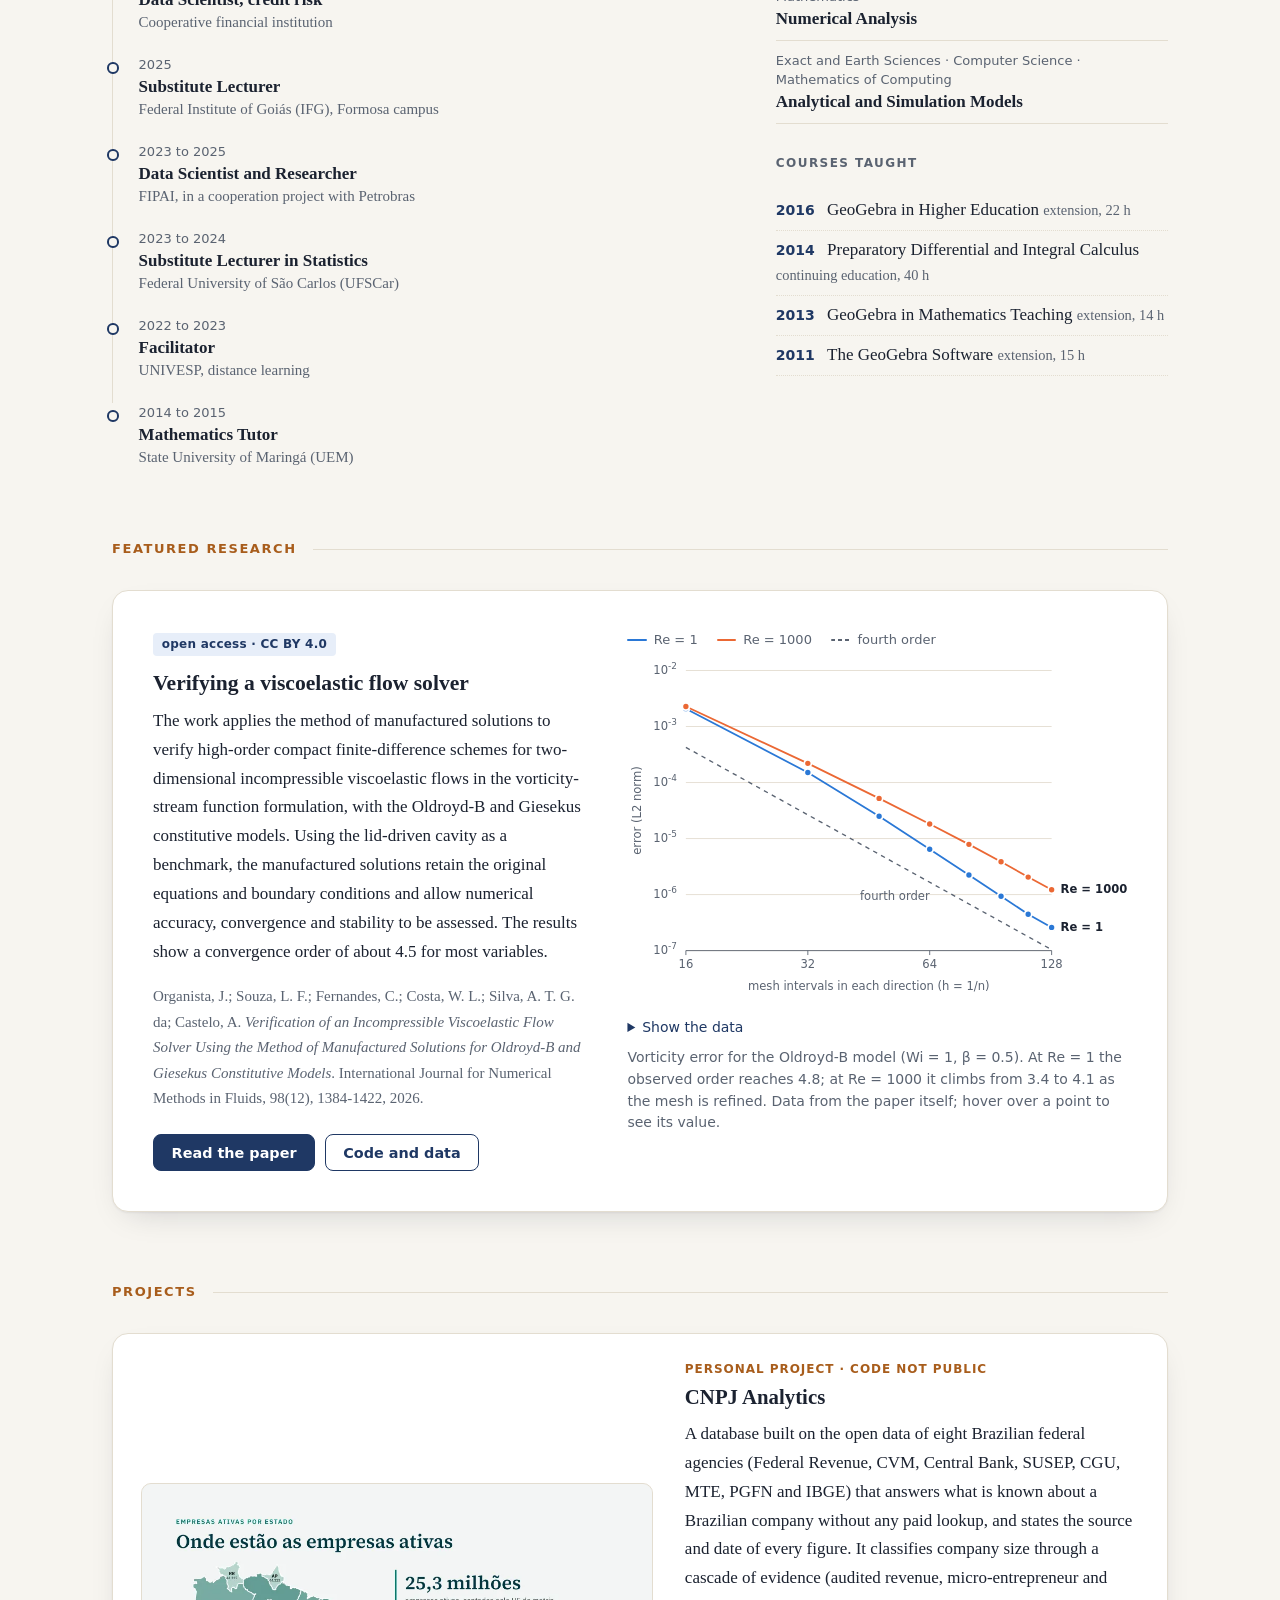
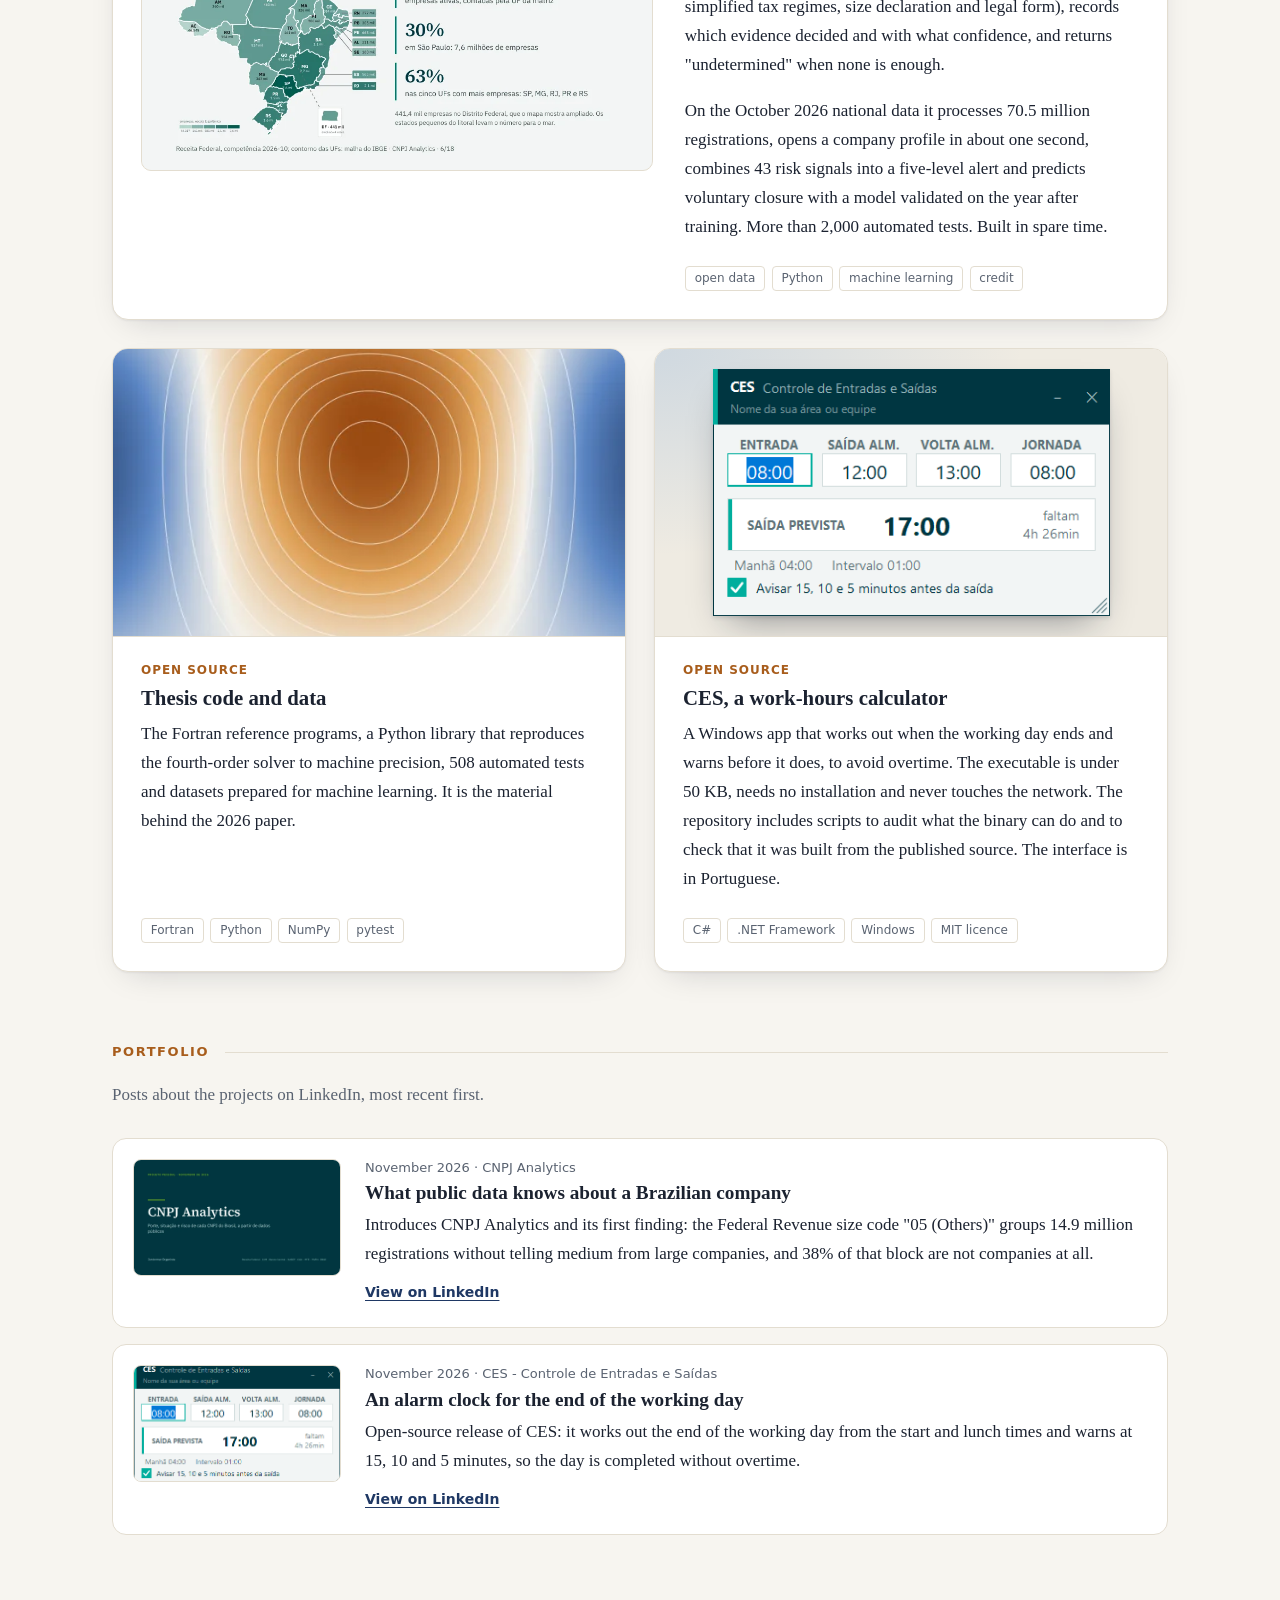
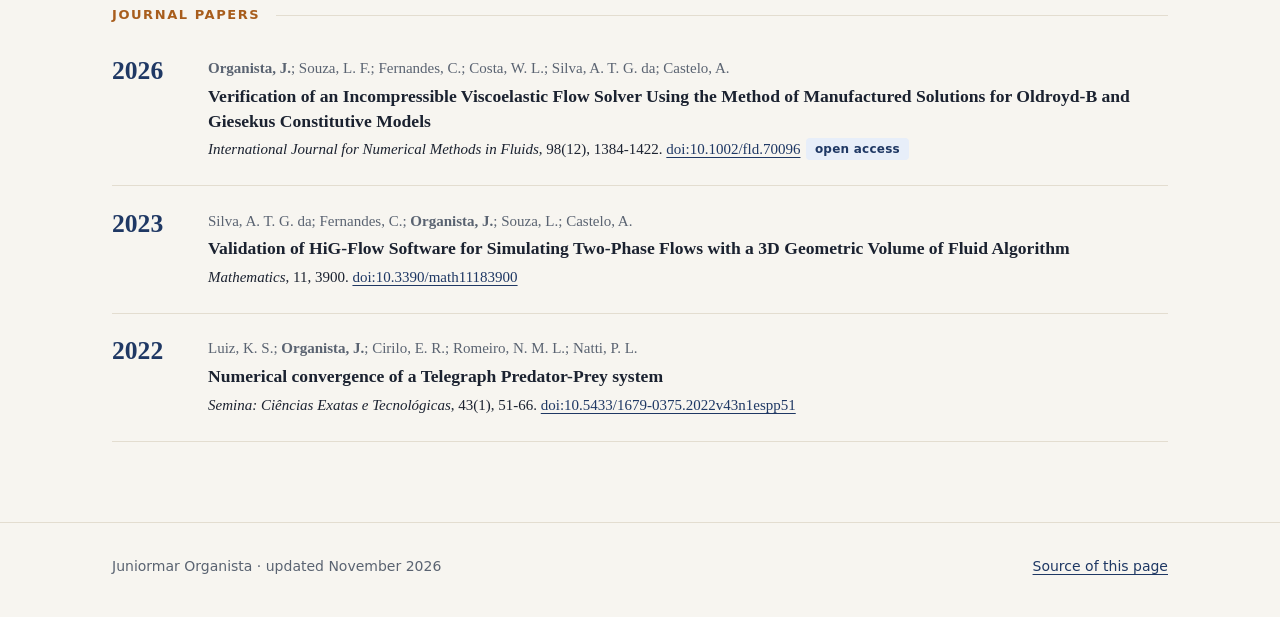
<file: en/index.html>
<!doctype html>
<html lang="en">
<head>
  <meta charset="utf-8">
  <meta name="viewport" content="width=device-width, initial-scale=1">
  <title>Juniormar Organista</title>
  <meta name="description" content="PhD in Computer Science and Computational Mathematics (ICMC/USP) and postdoctoral researcher at the State University of Londrina. Verification and validation of scientific codes, numerical simulation and data analysis. Papers, projects and portfolio.">
  <link rel="canonical" href="https://juniormarorganista.github.io/en/">
  <link rel="alternate" hreflang="pt-BR" href="https://juniormarorganista.github.io/">
  <link rel="alternate" hreflang="en" href="https://juniormarorganista.github.io/en/">
  <link rel="alternate" hreflang="x-default" href="https://juniormarorganista.github.io/">
  <link rel="icon" href="../favicon.svg" type="image/svg+xml">
  <link rel="stylesheet" href="../estilo.css?v=4">
  <meta name="theme-color" content="#f7f5f0" media="(prefers-color-scheme: light)">
  <meta name="theme-color" content="#101318" media="(prefers-color-scheme: dark)">
  <meta property="og:type" content="profile">
  <meta property="og:title" content="Juniormar Organista">
  <meta property="og:description" content="PhD from ICMC/USP and postdoctoral researcher at UEL. Verification and validation of scientific codes, numerical simulation and data analysis.">
  <meta property="og:url" content="https://juniormarorganista.github.io/en/">
  <meta property="og:image" content="https://juniormarorganista.github.io/img/og.png">
  <meta property="og:image:width" content="1200">
  <meta property="og:image:height" content="630">
  <meta property="og:image:alt" content="Juniormar Organista, applied mathematician, over the streamlines of a manufactured solution">
  <meta property="og:locale" content="en_US">
  <meta property="og:locale:alternate" content="pt_BR">
  <meta name="twitter:card" content="summary_large_image">
  <script type="application/ld+json">
  {
    "@context": "https://schema.org",
    "@type": "Person",
    "name": "Juniormar Organista",
    "url": "https://juniormarorganista.github.io/en/",
    "image": "https://juniormarorganista.github.io/img/retrato.webp",
    "jobTitle": "Applied mathematician",
    "affiliation": {"@type": "CollegeOrUniversity", "name": "State University of Londrina"},
    "alumniOf": [
      {"@type": "CollegeOrUniversity", "name": "University of São Paulo"},
      {"@type": "CollegeOrUniversity", "name": "State University of Londrina"},
      {"@type": "CollegeOrUniversity", "name": "State University of Maringá"}
    ],
    "identifier": {"@type": "PropertyValue", "propertyID": "ORCID", "value": "0000-0002-3627-6901"},
    "sameAs": [
      "https://www.linkedin.com/in/juniormar-organista-1762802a",
      "http://lattes.cnpq.br/1314750070962728",
      "https://orcid.org/0000-0002-3627-6901",
      "https://github.com/juniormarorganista"
    ]
  }
  </script>
</head>
<body>
  <a class="pular" href="#content">Skip to content</a>

  <header class="conteiner barra">
    <a class="marca" href="./">Juniormar Organista</a>
    <nav aria-label="Sections">
      <a href="#about">About</a>
      <a href="#experience">Experience</a>
      <a href="#research">Research</a>
      <a href="#projects">Projects</a>
      <a href="#portfolio">Portfolio</a>
      <a href="#papers">Papers</a>
    </nav>
    <a class="idioma" href="../" hreflang="pt-BR" lang="pt-BR" title="Versão em português">PT</a>
  </header>

  <section class="abertura" aria-labelledby="name">
    <div class="arte" aria-hidden="true"></div>
    <div class="conteiner">
      <img class="retrato" src="../img/retrato.webp" width="168" height="168" alt="Portrait of Juniormar Organista">
      <div>
        <p class="sobretitulo">Applied Mathematics · Numerical Analysis · Data Science</p>
        <h1 id="name">Juniormar Organista</h1>
        <p class="chamada">PhD in Computer Science and Computational Mathematics from ICMC, University of São Paulo, and postdoctoral researcher at the State University of Londrina. Works on the verification and validation of scientific codes, numerical simulation and data analysis.</p>
        <ul class="perfis" aria-label="Profiles">
          <li><a rel="me" href="https://www.linkedin.com/in/juniormar-organista-1762802a">LinkedIn</a></li>
          <li><a rel="me" href="http://lattes.cnpq.br/1314750070962728">Lattes</a></li>
          <li><a rel="me" href="https://orcid.org/0000-0002-3627-6901">ORCID</a></li>
          <li><a rel="me" href="https://github.com/juniormarorganista">GitHub</a></li>
        </ul>
      </div>
    </div>
  </section>

  <main id="content">
    <section class="secao" id="about" aria-labelledby="title-about">
      <div class="conteiner">
        <h2 id="title-about">About</h2>
        <div class="duas-colunas">
          <div class="texto-corrido">
            <p>PhD in Computer Science and Computational Mathematics from the Institute of Mathematical and Computer Sciences of the University of São Paulo (ICMC/USP), completed in 2025, MSc in Applied and Computational Mathematics from the State University of Londrina (UEL), completed in 2018, and BSc in Mathematics from the State University of Maringá (UEM), completed in 2013. Also holds a teaching degree in Mathematics from Centro Universitário ETEP. Background in applied mathematics, numerical analysis, statistics, mathematical modelling and scientific software development.</p>
            <p>Works on the verification and validation of scientific codes, the reliability of numerical results, computer simulation and data analysis. The doctoral thesis verified a numerical simulation code for viscoelastic fluid flows by the method of manufactured solutions, work published in 2026 in the <cite>International Journal for Numerical Methods in Fluids</cite>, open access. Since 2026 a postdoctoral researcher in the Graduate Program in Applied and Computational Mathematics at UEL, supervised by Prof. Paulo Laerte Natti, comparing finite-difference methods with neural solvers for partial differential equations using the same verification tool.</p>
            <p>Teaching experience in higher and technical education at the Federal Institute of Goiás (IFG), the Federal University of São Carlos (UFSCar) and, in distance learning, UNIVESP. Experience in university-industry cooperation, notably at FIPAI in a project with Petrobras, covering scientific software development, validation of calculation rules, numerical consistency analysis, test scenario design and support for system acceptance. Since May 2026 a data scientist in credit risk at a cooperative financial institution, developing, validating and monitoring scoring and rating models.</p>
            <p>Beyond teaching and research, has taught extension and continuing-education courses on educational technology, especially GeoGebra, applied to the teaching of mathematics.</p>
          </div>
          <aside aria-labelledby="title-education">
            <p class="subtitulo" id="title-education">Education</p>
            <ol class="linha-do-tempo">
              <li><span class="periodo">since 2026</span><span class="grau">Postdoc</span><span class="lugar">Applied and Computational Mathematics, UEL</span></li>
              <li><span class="periodo">2018 to 2025</span><span class="grau">PhD</span><span class="lugar">Computer Science and Computational Mathematics, ICMC/USP</span></li>
              <li><span class="periodo">2016 to 2018</span><span class="grau">MSc</span><span class="lugar">Applied and Computational Mathematics, UEL</span></li>
              <li><span class="periodo">2022 to 2026</span><span class="grau">Teaching degree in Mathematics</span><span class="lugar">Centro Universitário ETEP</span></li>
              <li><span class="periodo">2009 to 2013</span><span class="grau">BSc in Mathematics</span><span class="lugar">State University of Maringá</span></li>
            </ol>
          </aside>
        </div>
      </div>
    </section>

    <section class="secao" id="experience" aria-labelledby="title-experience">
      <div class="conteiner">
        <h2 id="title-experience">Experience</h2>
        <div class="duas-colunas">
          <div>
            <p class="subtitulo">Professional experience</p>
            <ol class="linha-do-tempo">
              <li><span class="periodo">since 2026</span><span class="grau">Data Scientist, credit risk</span><span class="lugar">Cooperative financial institution</span></li>
              <li><span class="periodo">2025</span><span class="grau">Substitute Lecturer</span><span class="lugar">Federal Institute of Goiás (IFG), Formosa campus</span></li>
              <li><span class="periodo">2023 to 2025</span><span class="grau">Data Scientist and Researcher</span><span class="lugar">FIPAI, in a cooperation project with Petrobras</span></li>
              <li><span class="periodo">2023 to 2024</span><span class="grau">Substitute Lecturer in Statistics</span><span class="lugar">Federal University of São Carlos (UFSCar)</span></li>
              <li><span class="periodo">2022 to 2023</span><span class="grau">Facilitator</span><span class="lugar">UNIVESP, distance learning</span></li>
              <li><span class="periodo">2014 to 2015</span><span class="grau">Mathematics Tutor</span><span class="lugar">State University of Maringá (UEM)</span></li>
            </ol>
          </div>
          <div>
            <p class="subtitulo">Fields</p>
            <ul class="areas">
              <li><span>Exact and Earth Sciences · Mathematics · Applied Mathematics</span><strong>Numerical Analysis</strong></li>
              <li><span>Exact and Earth Sciences · Computer Science · Mathematics of Computing</span><strong>Analytical and Simulation Models</strong></li>
            </ul>
            <p class="subtitulo">Courses taught</p>
            <ul class="cursos">
              <li><span class="periodo">2016</span>GeoGebra in Higher Education <span class="lugar">extension, 22 h</span></li>
              <li><span class="periodo">2014</span>Preparatory Differential and Integral Calculus <span class="lugar">continuing education, 40 h</span></li>
              <li><span class="periodo">2013</span>GeoGebra in Mathematics Teaching <span class="lugar">extension, 14 h</span></li>
              <li><span class="periodo">2011</span>The GeoGebra Software <span class="lugar">extension, 15 h</span></li>
            </ul>
          </div>
        </div>
      </div>
    </section>

    <section class="secao" id="research" aria-labelledby="title-research">
      <div class="conteiner">
        <h2 id="title-research">Featured research</h2>
        <article class="cartao pesquisa">
          <div>
            <span class="selo">open access · CC BY 4.0</span>
            <h3>Verifying a viscoelastic flow solver</h3>
            <p>The work applies the method of manufactured solutions to verify high-order compact finite-difference schemes for two-dimensional incompressible viscoelastic flows in the vorticity-stream function formulation, with the Oldroyd-B and Giesekus constitutive models. Using the lid-driven cavity as a benchmark, the manufactured solutions retain the original equations and boundary conditions and allow numerical accuracy, convergence and stability to be assessed. The results show a convergence order of about 4.5 for most variables.</p>
            <p class="citacao">Organista, J.; Souza, L. F.; Fernandes, C.; Costa, W. L.; Silva, A. T. G. da; Castelo, A. <cite>Verification of an Incompressible Viscoelastic Flow Solver Using the Method of Manufactured Solutions for Oldroyd-B and Giesekus Constitutive Models</cite>. International Journal for Numerical Methods in Fluids, 98(12), 1384-1422, 2026.</p>
            <div class="botoes">
              <a class="botao" href="https://doi.org/10.1002/fld.70096">Read the paper</a>
              <a class="botao secundario" href="https://github.com/juniormarorganista/PhD-Thesis-Organista-J-USP">Code and data</a>
            </div>
          </div>
          <figure class="figura-grafico">
<ul class="legenda" aria-hidden="true"><li><span class="amostra s1"></span>Re = 1</li><li><span class="amostra s2"></span>Re = 1000</li><li><span class="amostra ref"></span>fourth order</li></ul>
<svg class="grafico" width="560" height="380" font-family="system-ui, sans-serif" viewBox="0 0 560 380" role="img" aria-labelledby="graf-tit-en graf-desc-en">
<title id="graf-tit-en">Vorticity error under mesh refinement, Oldroyd-B model</title>
<desc id="graf-desc-en">Log-scale chart: the vorticity error falls from about 2 × 10⁻³ to below 10⁻⁶ as the mesh goes from 16 to 128 intervals, following the fourth-order line.</desc>
<line class="grade" stroke="#e3ddd0" stroke-width="1" x1="66" x2="476" y1="328.0" y2="328.0"/>
<text class="rotulo" fill="#5a6371" font-size="13" x="56" y="332.0" text-anchor="end">10<tspan dy='-6' font-size='10'>-7</tspan></text>
<line class="grade" stroke="#e3ddd0" stroke-width="1" x1="66" x2="476" y1="265.2" y2="265.2"/>
<text class="rotulo" fill="#5a6371" font-size="13" x="56" y="269.2" text-anchor="end">10<tspan dy='-6' font-size='10'>-6</tspan></text>
<line class="grade" stroke="#e3ddd0" stroke-width="1" x1="66" x2="476" y1="202.4" y2="202.4"/>
<text class="rotulo" fill="#5a6371" font-size="13" x="56" y="206.4" text-anchor="end">10<tspan dy='-6' font-size='10'>-5</tspan></text>
<line class="grade" stroke="#e3ddd0" stroke-width="1" x1="66" x2="476" y1="139.6" y2="139.6"/>
<text class="rotulo" fill="#5a6371" font-size="13" x="56" y="143.6" text-anchor="end">10<tspan dy='-6' font-size='10'>-4</tspan></text>
<line class="grade" stroke="#e3ddd0" stroke-width="1" x1="66" x2="476" y1="76.8" y2="76.8"/>
<text class="rotulo" fill="#5a6371" font-size="13" x="56" y="80.8" text-anchor="end">10<tspan dy='-6' font-size='10'>-3</tspan></text>
<line class="grade" stroke="#e3ddd0" stroke-width="1" x1="66" x2="476" y1="14.0" y2="14.0"/>
<text class="rotulo" fill="#5a6371" font-size="13" x="56" y="18.0" text-anchor="end">10<tspan dy='-6' font-size='10'>-2</tspan></text>
<line class="marca" stroke="#5a6371" x1="66.0" x2="66.0" y1="328" y2="333"/>
<text class="rotulo" fill="#5a6371" font-size="13" x="66.0" y="348" text-anchor="middle">16</text>
<line class="marca" stroke="#5a6371" x1="202.7" x2="202.7" y1="328" y2="333"/>
<text class="rotulo" fill="#5a6371" font-size="13" x="202.7" y="348" text-anchor="middle">32</text>
<line class="marca" stroke="#5a6371" x1="339.3" x2="339.3" y1="328" y2="333"/>
<text class="rotulo" fill="#5a6371" font-size="13" x="339.3" y="348" text-anchor="middle">64</text>
<line class="marca" stroke="#5a6371" x1="476.0" x2="476.0" y1="328" y2="333"/>
<text class="rotulo" fill="#5a6371" font-size="13" x="476.0" y="348" text-anchor="middle">128</text>
<line class="eixo" stroke="#5a6371" x1="66" x2="476" y1="328" y2="328"/>
<text class="rotulo" fill="#5a6371" font-size="13" x="271" y="372" text-anchor="middle">mesh intervals in each direction (h = 1/n)</text>
<text class="rotulo" fill="#5a6371" font-size="13" transform="translate(16 171) rotate(-90)" text-anchor="middle">error (L2 norm)</text>
<line class="referencia" stroke="#5a6371" stroke-width="1.5" stroke-dasharray="5 5" x1="66.0" y1="100.2" x2="476.0" y2="327.0"/>
<text class="rotulo" fill="#5a6371" font-size="13" x="339.3" y="271.4" text-anchor="end">fourth order</text>
<path class="serie s1" fill="none" stroke="#2a78d6" stroke-width="2" d="M66.0 56.8 L202.7 128.4 L282.6 177.4 L339.3 214.4 L383.3 243.3 L419.3 267.1 L449.7 287.2 L476.0 302.0"/>
<g class="ponto s1" fill="#2a78d6" stroke="#ffffff" stroke-width="2"><title>Re = 1, h = 1/16: 2.08 × 10⁻³</title><circle class="alvo" fill="transparent" stroke="none" cx="66.0" cy="56.8" r="11"/><circle cx="66.0" cy="56.8" r="4"/></g>
<g class="ponto s1" fill="#2a78d6" stroke="#ffffff" stroke-width="2"><title>Re = 1, h = 1/32: 1.51 × 10⁻⁴</title><circle class="alvo" fill="transparent" stroke="none" cx="202.7" cy="128.4" r="11"/><circle cx="202.7" cy="128.4" r="4"/></g>
<g class="ponto s1" fill="#2a78d6" stroke="#ffffff" stroke-width="2"><title>Re = 1, h = 1/48: 2.50 × 10⁻⁵</title><circle class="alvo" fill="transparent" stroke="none" cx="282.6" cy="177.4" r="11"/><circle cx="282.6" cy="177.4" r="4"/></g>
<g class="ponto s1" fill="#2a78d6" stroke="#ffffff" stroke-width="2"><title>Re = 1, h = 1/64: 6.43 × 10⁻⁶</title><circle class="alvo" fill="transparent" stroke="none" cx="339.3" cy="214.4" r="11"/><circle cx="339.3" cy="214.4" r="4"/></g>
<g class="ponto s1" fill="#2a78d6" stroke="#ffffff" stroke-width="2"><title>Re = 1, h = 1/80: 2.23 × 10⁻⁶</title><circle class="alvo" fill="transparent" stroke="none" cx="383.3" cy="243.3" r="11"/><circle cx="383.3" cy="243.3" r="4"/></g>
<g class="ponto s1" fill="#2a78d6" stroke="#ffffff" stroke-width="2"><title>Re = 1, h = 1/96: 9.34 × 10⁻⁷</title><circle class="alvo" fill="transparent" stroke="none" cx="419.3" cy="267.1" r="11"/><circle cx="419.3" cy="267.1" r="4"/></g>
<g class="ponto s1" fill="#2a78d6" stroke="#ffffff" stroke-width="2"><title>Re = 1, h = 1/112: 4.47 × 10⁻⁷</title><circle class="alvo" fill="transparent" stroke="none" cx="449.7" cy="287.2" r="11"/><circle cx="449.7" cy="287.2" r="4"/></g>
<g class="ponto s1" fill="#2a78d6" stroke="#ffffff" stroke-width="2"><title>Re = 1, h = 1/128: 2.59 × 10⁻⁷</title><circle class="alvo" fill="transparent" stroke="none" cx="476.0" cy="302.0" r="11"/><circle cx="476.0" cy="302.0" r="4"/></g>
<text class="rotulo forte" fill="#1b2230" font-size="13" font-weight="600" x="486.0" y="306.0">Re = 1</text>
<path class="serie s2" fill="none" stroke="#eb6834" stroke-width="2" d="M66.0 54.4 L202.7 118.1 L282.6 157.4 L339.3 186.1 L383.3 208.9 L419.3 228.4 L449.7 245.6 L476.0 259.8"/>
<g class="ponto s2" fill="#eb6834" stroke="#ffffff" stroke-width="2"><title>Re = 1000, h = 1/16: 2.27 × 10⁻³</title><circle class="alvo" fill="transparent" stroke="none" cx="66.0" cy="54.4" r="11"/><circle cx="66.0" cy="54.4" r="4"/></g>
<g class="ponto s2" fill="#eb6834" stroke="#ffffff" stroke-width="2"><title>Re = 1000, h = 1/32: 2.20 × 10⁻⁴</title><circle class="alvo" fill="transparent" stroke="none" cx="202.7" cy="118.1" r="11"/><circle cx="202.7" cy="118.1" r="4"/></g>
<g class="ponto s2" fill="#eb6834" stroke="#ffffff" stroke-width="2"><title>Re = 1000, h = 1/48: 5.20 × 10⁻⁵</title><circle class="alvo" fill="transparent" stroke="none" cx="282.6" cy="157.4" r="11"/><circle cx="282.6" cy="157.4" r="4"/></g>
<g class="ponto s2" fill="#eb6834" stroke="#ffffff" stroke-width="2"><title>Re = 1000, h = 1/64: 1.82 × 10⁻⁵</title><circle class="alvo" fill="transparent" stroke="none" cx="339.3" cy="186.1" r="11"/><circle cx="339.3" cy="186.1" r="4"/></g>
<g class="ponto s2" fill="#eb6834" stroke="#ffffff" stroke-width="2"><title>Re = 1000, h = 1/80: 7.87 × 10⁻⁶</title><circle class="alvo" fill="transparent" stroke="none" cx="383.3" cy="208.9" r="11"/><circle cx="383.3" cy="208.9" r="4"/></g>
<g class="ponto s2" fill="#eb6834" stroke="#ffffff" stroke-width="2"><title>Re = 1000, h = 1/96: 3.85 × 10⁻⁶</title><circle class="alvo" fill="transparent" stroke="none" cx="419.3" cy="228.4" r="11"/><circle cx="419.3" cy="228.4" r="4"/></g>
<g class="ponto s2" fill="#eb6834" stroke="#ffffff" stroke-width="2"><title>Re = 1000, h = 1/112: 2.05 × 10⁻⁶</title><circle class="alvo" fill="transparent" stroke="none" cx="449.7" cy="245.6" r="11"/><circle cx="449.7" cy="245.6" r="4"/></g>
<g class="ponto s2" fill="#eb6834" stroke="#ffffff" stroke-width="2"><title>Re = 1000, h = 1/128: 1.22 × 10⁻⁶</title><circle class="alvo" fill="transparent" stroke="none" cx="476.0" cy="259.8" r="11"/><circle cx="476.0" cy="259.8" r="4"/></g>
<text class="rotulo forte" fill="#1b2230" font-size="13" font-weight="600" x="486.0" y="263.8">Re = 1000</text>
</svg>
<details class="dados"><summary>Show the data</summary><table><thead><tr><th>n</th><th>Re = 1</th><th>Re = 1000</th></tr></thead><tbody><tr><td>16</td><td>2.08 × 10⁻³</td><td>2.27 × 10⁻³</td></tr><tr><td>32</td><td>1.51 × 10⁻⁴</td><td>2.20 × 10⁻⁴</td></tr><tr><td>48</td><td>2.50 × 10⁻⁵</td><td>5.20 × 10⁻⁵</td></tr><tr><td>64</td><td>6.43 × 10⁻⁶</td><td>1.82 × 10⁻⁵</td></tr><tr><td>80</td><td>2.23 × 10⁻⁶</td><td>7.87 × 10⁻⁶</td></tr><tr><td>96</td><td>9.34 × 10⁻⁷</td><td>3.85 × 10⁻⁶</td></tr><tr><td>112</td><td>4.47 × 10⁻⁷</td><td>2.05 × 10⁻⁶</td></tr><tr><td>128</td><td>2.59 × 10⁻⁷</td><td>1.22 × 10⁻⁶</td></tr></tbody></table></details>
            <figcaption>Vorticity error for the Oldroyd-B model (Wi = 1, β = 0.5). At Re = 1 the observed order reaches 4.8; at Re = 1000 it climbs from 3.4 to 4.1 as the mesh is refined. Data from the paper itself; hover over a point to see its value.</figcaption>
          </figure>
        </article>
      </div>
    </section>

    <section class="secao" id="projects" aria-labelledby="title-projects">
      <div class="conteiner">
        <h2 id="title-projects">Projects</h2>
        <div class="projetos">
          <article class="cartao projeto largo">
            <div class="imagem">
              <img src="../img/cnpj-mapa.webp" width="960" height="540" loading="lazy" alt="Map of Brazil with active companies by state: 25.3 million in total, 30% in São Paulo, October 2026 data">
            </div>
            <div class="corpo">
              <p class="tipo">Personal project · code not public</p>
              <h3>CNPJ Analytics</h3>
              <p>A database built on the open data of eight Brazilian federal agencies (Federal Revenue, CVM, Central Bank, SUSEP, CGU, MTE, PGFN and IBGE) that answers what is known about a Brazilian company without any paid lookup, and states the source and date of every figure. It classifies company size through a cascade of evidence (audited revenue, micro-entrepreneur and simplified tax regimes, size declaration and legal form), records which evidence decided and with what confidence, and returns "undetermined" when none is enough.</p>
              <p>On the October 2026 national data it processes 70.5 million registrations, opens a company profile in about one second, combines 43 risk signals into a five-level alert and predicts voluntary closure with a model validated on the year after training. More than 2,000 automated tests. Built in spare time.</p>
              <ul class="etiquetas" aria-label="Topics">
                <li>open data</li><li>Python</li><li>machine learning</li><li>credit</li>
              </ul>
            </div>
          </article>
          <article class="cartao projeto">
            <div class="imagem">
              <img src="../img/vorticidade.webp" width="600" height="600" loading="lazy" alt="Colour map of the exact vorticity of a manufactured solution from the thesis, with white streamlines">
            </div>
            <div class="corpo">
              <p class="tipo">Open source</p>
              <h3><a href="https://github.com/juniormarorganista/PhD-Thesis-Organista-J-USP">Thesis code and data</a></h3>
              <p>The Fortran reference programs, a Python library that reproduces the fourth-order solver to machine precision, 508 automated tests and datasets prepared for machine learning. It is the material behind the 2026 paper.</p>
              <ul class="etiquetas" aria-label="Technologies">
                <li>Fortran</li><li>Python</li><li>NumPy</li><li>pytest</li>
              </ul>
            </div>
          </article>
          <article class="cartao projeto">
            <div class="imagem janela">
              <img src="../img/ces-janela.png" width="410" height="258" loading="lazy" alt="The CES window with start at 08:00, lunch from 12:00 to 13:00, an 8-hour day and the end of the day at 17:00">
            </div>
            <div class="corpo">
              <p class="tipo">Open source</p>
              <h3><a href="https://github.com/juniormarorganista/CES-Controle-Entradas-Saidas">CES, a work-hours calculator</a></h3>
              <p>A Windows app that works out when the working day ends and warns before it does, to avoid overtime. The executable is under 50 KB, needs no installation and never touches the network. The repository includes scripts to audit what the binary can do and to check that it was built from the published source. The interface is in Portuguese.</p>
              <ul class="etiquetas" aria-label="Technologies">
                <li>C#</li><li>.NET Framework</li><li>Windows</li><li>MIT licence</li>
              </ul>
            </div>
          </article>
        </div>
      </div>
    </section>

    <section class="secao" id="portfolio" aria-labelledby="title-portfolio">
      <div class="conteiner">
        <h2 id="title-portfolio">Portfolio</h2>
        <p class="introducao">Posts about the projects on LinkedIn, most recent first.</p>
        <!-- portfolio:inicio -->
        <ol class="portfolio">
          <li>
            <img src="../img/cnpj-capa.webp" width="320" height="180" loading="lazy" alt="Cover of the CNPJ Analytics carousel: size, status and risk of every Brazilian company, from public data">
            <div>
              <p class="quando"><time datetime="2026-11">November 2026</time> · CNPJ Analytics</p>
              <h3>What public data knows about a Brazilian company</h3>
              <p>Introduces CNPJ Analytics and its first finding: the Federal Revenue size code &quot;05 (Others)&quot; groups 14.9 million registrations without telling medium from large companies, and 38% of that block are not companies at all.</p>
              <a class="ver" href="https://www.linkedin.com/in/juniormar-organista-1762802a/recent-activity/all/">View on LinkedIn</a>
            </div>
          </li>
          <li>
            <img src="../img/ces-janela.png" width="320" height="180" loading="lazy" alt="The CES window showing the end of the day at 17:00">
            <div>
              <p class="quando"><time datetime="2026-11">November 2026</time> · CES - Controle de Entradas e Saídas</p>
              <h3>An alarm clock for the end of the working day</h3>
              <p>Open-source release of CES: it works out the end of the working day from the start and lunch times and warns at 15, 10 and 5 minutes, so the day is completed without overtime.</p>
              <a class="ver" href="https://www.linkedin.com/in/juniormar-organista-1762802a/recent-activity/all/">View on LinkedIn</a>
            </div>
          </li>
        </ol>
        <!-- portfolio:fim -->
      </div>
    </section>

    <section class="secao" id="papers" aria-labelledby="title-papers">
      <div class="conteiner">
        <h2 id="title-papers">Journal papers</h2>
        <ul class="artigos">
          <li>
            <span class="ano">2026</span>
            <div>
              <span class="autores"><strong>Organista, J.</strong>; Souza, L. F.; Fernandes, C.; Costa, W. L.; Silva, A. T. G. da; Castelo, A.</span>
              <span class="titulo">Verification of an Incompressible Viscoelastic Flow Solver Using the Method of Manufactured Solutions for Oldroyd-B and Giesekus Constitutive Models</span>
              <span class="fonte"><cite>International Journal for Numerical Methods in Fluids</cite>, 98(12), 1384-1422. <a href="https://doi.org/10.1002/fld.70096">doi:10.1002/fld.70096</a><span class="selo">open access</span></span>
            </div>
          </li>
          <li>
            <span class="ano">2023</span>
            <div>
              <span class="autores">Silva, A. T. G. da; Fernandes, C.; <strong>Organista, J.</strong>; Souza, L.; Castelo, A.</span>
              <span class="titulo">Validation of HiG-Flow Software for Simulating Two-Phase Flows with a 3D Geometric Volume of Fluid Algorithm</span>
              <span class="fonte"><cite>Mathematics</cite>, 11, 3900. <a href="https://doi.org/10.3390/math11183900">doi:10.3390/math11183900</a></span>
            </div>
          </li>
          <li>
            <span class="ano">2022</span>
            <div>
              <span class="autores">Luiz, K. S.; <strong>Organista, J.</strong>; Cirilo, E. R.; Romeiro, N. M. L.; Natti, P. L.</span>
              <span class="titulo">Numerical convergence of a Telegraph Predator-Prey system</span>
              <span class="fonte"><cite>Semina: Ciências Exatas e Tecnológicas</cite>, 43(1), 51-66. <a href="https://doi.org/10.5433/1679-0375.2022v43n1espp51">doi:10.5433/1679-0375.2022v43n1espp51</a></span>
            </div>
          </li>
        </ul>
      </div>
    </section>
  </main>

  <footer class="rodape">
    <div class="conteiner">
      <p>Juniormar Organista · updated November 2026</p>
      <p><a href="https://github.com/juniormarorganista/juniormarorganista.github.io">Source of this page</a></p>
    </div>
  </footer>
</body>
</html>
</file>
<file: estilo.css>
/* Estilo único das duas versões da página (português na raiz, inglês em en/). */

:root {
  --fundo: #f7f5f0;
  --superficie: #ffffff;
  --superficie-2: #efebe2;
  --texto: #1b2230;
  --suave: #5a6371;
  --linha: #e3ddd0;
  --destaque: #1f3864;
  --destaque-ativo: #2d5394;
  --ocre: #a85d1c;
  --selo-fundo: #e7eef9;
  --selo-texto: #1f3864;
  --s1: #2a78d6;
  --s2: #eb6834;
  --sombra: 0 1px 2px rgb(16 24 40 / 5%), 0 12px 32px -16px rgb(16 24 40 / 22%);
  --largura: 68rem;
  --texto-largura: 40rem;
  --serifa: "Iowan Old Style", "Palatino Linotype", Palatino, "URW Palladio L", P052,
    "Book Antiqua", Georgia, serif;
  --sem-serifa: system-ui, -apple-system, "Segoe UI", Roboto, "Helvetica Neue", Arial,
    sans-serif;
  color-scheme: light;
}

@media (prefers-color-scheme: dark) {
  :root {
    --fundo: #101318;
    --superficie: #171b22;
    --superficie-2: #1b2029;
    --texto: #e7e9ec;
    --suave: #a2aab5;
    --linha: #2a303a;
    --destaque: #a9c2ee;
    --destaque-ativo: #cbdaf6;
    --ocre: #e0a35a;
    --selo-fundo: #1f2b40;
    --selo-texto: #cbdaf6;
    --s1: #3987e5;
    --s2: #d95926;
    --sombra: 0 1px 2px rgb(0 0 0 / 30%), 0 14px 36px -18px rgb(0 0 0 / 70%);
    color-scheme: dark;
  }
}

*,
*::before,
*::after {
  box-sizing: border-box;
}

html {
  -webkit-text-size-adjust: 100%;
  text-size-adjust: 100%;
  scroll-behavior: smooth;
}

@media (prefers-reduced-motion: reduce) {
  html {
    scroll-behavior: auto;
  }
}

body {
  margin: 0;
  background: var(--fundo);
  color: var(--texto);
  font: 1.0625rem/1.7 var(--serifa);
}

img {
  display: block;
  max-width: 100%;
  height: auto;
}

a {
  color: var(--destaque);
  text-decoration-thickness: 1px;
  text-underline-offset: 0.18em;
}

a:hover {
  color: var(--destaque-ativo);
}

a:focus-visible,
summary:focus-visible {
  outline: 2px solid var(--destaque);
  outline-offset: 3px;
  border-radius: 3px;
}

.pular {
  position: absolute;
  left: -999rem;
}

.pular:focus {
  left: 1rem;
  top: 1rem;
  z-index: 10;
  padding: 0.5rem 0.75rem;
  background: var(--superficie);
  font-family: var(--sem-serifa);
}

.conteiner {
  width: 100%;
  max-width: var(--largura);
  margin: 0 auto;
  padding: 0 1rem;
}

/* ---- barra do topo -------------------------------------------------------- */

.barra {
  display: flex;
  align-items: center;
  gap: 1.5rem;
  padding-top: 1.1rem;
  padding-bottom: 1.1rem;
  font: 500 0.9375rem/1.2 var(--sem-serifa);
}

.barra .marca {
  margin-right: auto;
  color: var(--texto);
  font: 600 1.05rem/1 var(--serifa);
  letter-spacing: 0.01em;
  text-decoration: none;
}

.barra nav {
  display: flex;
  gap: 1.15rem;
}

.barra nav a,
.barra .idioma {
  color: var(--suave);
  text-decoration: none;
}

.barra nav a:hover,
.barra .idioma:hover {
  color: var(--texto);
}

.barra .idioma {
  padding: 0.3rem 0.65rem;
  border: 1px solid var(--linha);
  border-radius: 999px;
  font-size: 0.8125rem;
  letter-spacing: 0.04em;
}

/* ---- abertura ------------------------------------------------------------- */

.abertura {
  position: relative;
  overflow: hidden;
  border-top: 1px solid var(--linha);
  border-bottom: 1px solid var(--linha);
  background: var(--superficie-2);
}

.abertura .arte {
  position: absolute;
  top: 50%;
  right: max(-6rem, calc((100vw - var(--largura)) / 2 - 6rem));
  width: min(40rem, 70vw);
  aspect-ratio: 1;
  transform: translateY(-50%);
  background: var(--destaque);
  opacity: 0.22;
  -webkit-mask: url("img/correntes.svg") center / contain no-repeat;
  mask: url("img/correntes.svg") center / contain no-repeat;
  pointer-events: none;
}

.abertura .conteiner {
  position: relative;
  display: grid;
  grid-template-columns: auto 1fr;
  align-items: center;
  gap: 2.5rem;
  padding-top: 4.5rem;
  padding-bottom: 4.5rem;
}

.retrato {
  width: 10.5rem;
  height: 10.5rem;
  border: 4px solid var(--superficie);
  border-radius: 50%;
  box-shadow: var(--sombra);
  object-fit: cover;
}

.sobretitulo {
  margin: 0 0 0.6rem;
  color: var(--ocre);
  font: 600 0.8125rem/1.3 var(--sem-serifa);
  letter-spacing: 0.12em;
  text-transform: uppercase;
}

h1 {
  margin: 0 0 0.9rem;
  font: 600 clamp(2.4rem, 5vw, 3.6rem)/1.05 var(--serifa);
  letter-spacing: -0.01em;
}

.chamada {
  max-width: 36rem;
  margin: 0 0 1.6rem;
  color: var(--suave);
  font-size: 1.2rem;
  line-height: 1.6;
}

.perfis {
  display: flex;
  flex-wrap: wrap;
  gap: 0.6rem;
  margin: 0;
  padding: 0;
  list-style: none;
  font: 500 0.9rem/1 var(--sem-serifa);
}

.perfis a {
  display: inline-block;
  padding: 0.6rem 1.05rem;
  border: 1px solid var(--linha);
  border-radius: 999px;
  background: var(--superficie);
  color: var(--texto);
  text-decoration: none;
  transition: border-color 0.15s, color 0.15s;
}

.perfis a:hover {
  border-color: var(--destaque);
  color: var(--destaque);
}

/* ---- seções --------------------------------------------------------------- */

.secao {
  padding-top: 4.5rem;
  scroll-margin-top: 1rem;
}

.secao > .conteiner > h2,
.secao h2 {
  display: flex;
  align-items: center;
  gap: 1rem;
  margin: 0 0 2rem;
  color: var(--ocre);
  font: 650 0.8125rem/1.3 var(--sem-serifa);
  letter-spacing: 0.12em;
  text-transform: uppercase;
}

.secao h2::after {
  content: "";
  flex: 1;
  height: 1px;
  background: var(--linha);
}

h3 {
  margin: 0 0 0.6rem;
  font: 600 1.45rem/1.25 var(--serifa);
}

p {
  margin: 0 0 1.1rem;
}

.duas-colunas {
  display: grid;
  grid-template-columns: minmax(0, 1.55fr) minmax(0, 1fr);
  gap: 3.5rem;
}

.texto-corrido {
  max-width: var(--texto-largura);
}

.texto-corrido p:first-child::first-letter {
  float: left;
  margin: 0.1rem 0.5rem 0 0;
  color: var(--destaque);
  font-size: 3.6rem;
  line-height: 0.85;
}

/* formação em linha do tempo */

.subtitulo {
  margin: 0.3rem 0 1.2rem;
  color: var(--suave);
  font: 650 0.75rem/1.3 var(--sem-serifa);
  letter-spacing: 0.12em;
  text-transform: uppercase;
}

.linha-do-tempo {
  margin: 0;
  padding: 0;
  list-style: none;
}

.linha-do-tempo li {
  position: relative;
  padding: 0 0 1.35rem 1.6rem;
  border-left: 1px solid var(--linha);
}

.linha-do-tempo li:last-child {
  padding-bottom: 0;
  border-left-color: transparent;
}

.linha-do-tempo li::before {
  content: "";
  position: absolute;
  top: 0.45rem;
  left: -0.36rem;
  width: 0.72rem;
  height: 0.72rem;
  border: 2px solid var(--destaque);
  border-radius: 50%;
  background: var(--fundo);
}

.linha-do-tempo li:first-child::before {
  background: var(--destaque);
}

.linha-do-tempo .periodo {
  display: block;
  color: var(--suave);
  font: 0.8125rem/1.6 var(--sem-serifa);
}

.linha-do-tempo .grau {
  display: block;
  font-weight: 600;
  line-height: 1.35;
}

.linha-do-tempo .lugar {
  display: block;
  color: var(--suave);
  font-size: 0.9375rem;
  line-height: 1.45;
}

/* ---- pesquisa em destaque ------------------------------------------------- */

.cartao {
  border: 1px solid var(--linha);
  border-radius: 16px;
  background: var(--superficie);
  box-shadow: var(--sombra);
}

.pesquisa {
  display: grid;
  grid-template-columns: minmax(0, 1fr) minmax(0, 1.15fr);
  gap: 2.5rem;
  padding: 2.5rem;
}

.selo {
  display: inline-block;
  padding: 0.25rem 0.55rem;
  border-radius: 4px;
  background: var(--selo-fundo);
  color: var(--selo-texto);
  font: 600 0.75rem/1.2 var(--sem-serifa);
  letter-spacing: 0.02em;
  vertical-align: 0.1em;
}

.pesquisa .selo {
  margin-bottom: 0.9rem;
}

.pesquisa h3 {
  font-size: 1.35rem;
}

.citacao {
  color: var(--suave);
  font-size: 0.9375rem;
}

.botoes {
  display: flex;
  flex-wrap: wrap;
  gap: 0.6rem;
  margin-top: 1.4rem;
}

.botao {
  display: inline-block;
  padding: 0.65rem 1.1rem;
  border: 1px solid var(--destaque);
  border-radius: 8px;
  background: var(--destaque);
  color: var(--superficie);
  font: 600 0.9rem/1 var(--sem-serifa);
  text-decoration: none;
}

.botao:hover {
  border-color: var(--destaque-ativo);
  background: var(--destaque-ativo);
  color: var(--superficie);
}

.botao.secundario {
  background: transparent;
  color: var(--destaque);
}

.botao.secundario:hover {
  background: var(--selo-fundo);
  color: var(--destaque);
}

/* gráfico de convergência */

.figura-grafico {
  margin: 0;
}

.legenda {
  display: flex;
  flex-wrap: wrap;
  gap: 0.4rem 1.2rem;
  margin: 0 0 0.6rem;
  padding: 0;
  list-style: none;
  color: var(--suave);
  font: 0.8125rem/1.4 var(--sem-serifa);
}

.legenda li {
  display: flex;
  align-items: center;
  gap: 0.45rem;
}

.amostra {
  display: inline-block;
  width: 1.2rem;
  height: 2px;
  border-radius: 1px;
}

.amostra.s1 {
  background: var(--s1);
}

.amostra.s2 {
  background: var(--s2);
}

.amostra.ref {
  background: repeating-linear-gradient(90deg, var(--suave) 0 4px, transparent 4px 7px);
}

.grafico {
  width: 100%;
  height: auto;
  overflow: visible;
  font-family: var(--sem-serifa);
}

.grafico .grade {
  stroke: var(--linha);
  stroke-width: 1;
}

.grafico .eixo,
.grafico .marca {
  stroke: var(--suave);
  stroke-width: 1;
}

.grafico .rotulo {
  fill: var(--suave);
  font-size: 13px;
}

.grafico .rotulo.forte {
  fill: var(--texto);
  font-weight: 600;
}

.grafico .referencia {
  stroke: var(--suave);
  stroke-width: 1.5;
  stroke-dasharray: 5 5;
}

.grafico .serie {
  fill: none;
  stroke-width: 2;
  stroke-linejoin: round;
}

.grafico .serie.s1 {
  stroke: var(--s1);
}

.grafico .serie.s2 {
  stroke: var(--s2);
}

.grafico .ponto circle {
  stroke: var(--superficie);
  stroke-width: 2;
}

.grafico .ponto.s1 circle {
  fill: var(--s1);
}

.grafico .ponto.s2 circle {
  fill: var(--s2);
}

.grafico .ponto .alvo {
  fill: transparent !important;
  stroke: none;
}

.grafico .ponto:hover circle:not(.alvo) {
  r: 6px;
}

.figura-grafico figcaption {
  margin-top: 0.6rem;
  color: var(--suave);
  font: 0.875rem/1.55 var(--sem-serifa);
}

.dados {
  margin-top: 0.6rem;
  font: 0.875rem/1.5 var(--sem-serifa);
}

.dados summary {
  color: var(--destaque);
  cursor: pointer;
}

.dados table {
  width: 100%;
  margin-top: 0.6rem;
  border-collapse: collapse;
  font-variant-numeric: tabular-nums;
}

.dados th,
.dados td {
  padding: 0.3rem 0.5rem;
  border-bottom: 1px solid var(--linha);
  text-align: right;
}

.dados th:first-child,
.dados td:first-child {
  text-align: left;
}

/* ---- projetos ------------------------------------------------------------- */

/* Três cartões: três colunas em tela larga; entre celular e tela larga, um por
   linha com a imagem ao lado do texto, para a moldura não ficar enorme. */
.projetos {
  display: grid;
  grid-template-columns: minmax(0, 1fr);
  gap: 1.75rem;
}

@media (min-width: 40rem) and (max-width: 63.99rem) {
  .projetos .projeto {
    flex-direction: row;
    align-items: center;
  }

  /* A moldura mantém 16:9 e fica centrada ao lado do texto; esticada até a altura
     do texto, ela cortava o mapa do CNPJ Analytics. */
  .projetos .projeto .imagem {
    flex: 0 0 40%;
    margin: 1.25rem 0 1.25rem 1.25rem;
    border: 1px solid var(--linha);
    border-radius: 10px;
  }
}

.projeto {
  display: flex;
  flex-direction: column;
  overflow: hidden;
}

/* A moldura tem altura fixa pela proporção. Sem `min-height: 0` o aspect-ratio cede
   ao conteúdo, e a imagem quadrada da tese saía com 512 px de altura. A imagem fica
   posicionada dentro da moldura, então nunca a empurra. */
.projeto .imagem {
  position: relative;
  aspect-ratio: 16 / 9;
  min-height: 0;
  overflow: hidden;
  border-bottom: 1px solid var(--linha);
  background: var(--superficie-2);
}

.projeto .imagem img {
  position: absolute;
  inset: 0;
  width: 100%;
  height: 100%;
  object-fit: cover;
  object-position: 50% 30%;
}

.projeto .imagem.janela {
  background:
    radial-gradient(120% 120% at 0% 0%, rgb(42 120 214 / 16%), transparent 60%),
    var(--superficie-2);
}

/* Captura de tela: tamanho natural quando cabe (texto nítido), reduzida só quando a
   moldura é menor; centrada pela margem automática. */
.projeto .imagem.janela img {
  width: auto;
  height: auto;
  max-width: 86%;
  max-height: 86%;
  margin: auto;
  object-fit: contain;
  box-shadow: 0 2px 4px rgb(16 24 40 / 12%), 0 18px 36px -16px rgb(16 24 40 / 45%);
}

.projeto .corpo {
  display: flex;
  flex: 1;
  flex-direction: column;
  padding: 1.6rem 1.75rem 1.75rem;
}

.projeto h3 {
  font-size: 1.3rem;
}

.projeto h3 a {
  color: var(--texto);
  text-decoration: none;
}

.projeto h3 a:hover {
  color: var(--destaque);
}

.etiquetas {
  display: flex;
  flex-wrap: wrap;
  gap: 0.4rem;
  margin: auto 0 0;
  padding: 0.4rem 0 0;
  list-style: none;
}

.etiquetas li {
  padding: 0.2rem 0.55rem;
  border: 1px solid var(--linha);
  border-radius: 4px;
  color: var(--suave);
  font: 0.75rem/1.4 var(--sem-serifa);
}

/* Tela larga: o projeto de texto mais longo ocupa a linha inteira, com a imagem ao
   lado; os outros dois dividem a linha de baixo. Em três colunas estreitas o texto
   longo esticava os três cartões a quase mil pixels de altura. */
@media (min-width: 64rem) {
  .projetos {
    grid-template-columns: repeat(2, minmax(0, 1fr));
  }

  .projetos .projeto.largo {
    display: grid;
    grid-column: 1 / -1;
    grid-template-columns: minmax(0, 1.05fr) minmax(0, 1fr);
    align-items: center;
  }

  .projetos .projeto.largo .imagem {
    margin: 1.75rem 0 1.75rem 1.75rem;
    border: 1px solid var(--linha);
    border-radius: 10px;
  }

  .projetos .projeto.largo .corpo {
    padding: 1.75rem 2rem;
  }
}

.tipo {
  margin: 0 0 0.4rem;
  color: var(--ocre);
  font: 600 0.75rem/1.3 var(--sem-serifa);
  letter-spacing: 0.08em;
  text-transform: uppercase;
}

/* ---- atuação: áreas e cursos ---------------------------------------------- */

.areas,
.cursos {
  margin: 0 0 2rem;
  padding: 0;
  list-style: none;
}

.areas li {
  padding: 0.6rem 0;
  border-bottom: 1px solid var(--linha);
}

.areas li:first-child {
  padding-top: 0;
}

.areas span {
  display: block;
  color: var(--suave);
  font: 0.8125rem/1.5 var(--sem-serifa);
}

.areas strong {
  display: block;
  font-weight: 600;
  line-height: 1.4;
}

.cursos li {
  padding: 0.45rem 0;
  border-bottom: 1px dotted var(--linha);
  line-height: 1.45;
}

.cursos .periodo {
  display: inline-block;
  min-width: 3.2rem;
  color: var(--destaque);
  font: 600 0.875rem/1.45 var(--sem-serifa);
}

.cursos .lugar {
  color: var(--suave);
  font-size: 0.9rem;
}

/* ---- portfólio do LinkedIn ------------------------------------------------ */

.introducao {
  max-width: var(--texto-largura);
  margin: -0.75rem 0 1.75rem;
  color: var(--suave);
}

.portfolio {
  display: grid;
  gap: 1rem;
  margin: 0;
  padding: 0;
  list-style: none;
}

.portfolio li {
  display: grid;
  grid-template-columns: 13rem minmax(0, 1fr);
  align-items: start;
  gap: 1.5rem;
  padding: 1.25rem;
  border: 1px solid var(--linha);
  border-radius: 14px;
  background: var(--superficie);
}

.portfolio img {
  width: 100%;
  height: auto;
  aspect-ratio: 16 / 9;
  border: 1px solid var(--linha);
  border-radius: 8px;
  background: var(--superficie-2);
  object-fit: cover;
}

.portfolio .quando {
  margin: 0 0 0.25rem;
  color: var(--suave);
  font: 0.8125rem/1.4 var(--sem-serifa);
}

.portfolio h3 {
  margin-bottom: 0.4rem;
  font-size: 1.2rem;
}

.portfolio p {
  margin-bottom: 0.6rem;
}

.portfolio .ver {
  font: 600 0.875rem/1.4 var(--sem-serifa);
}

/* ---- artigos -------------------------------------------------------------- */

.artigos {
  margin: 0;
  padding: 0;
  list-style: none;
}

.artigos li {
  display: grid;
  grid-template-columns: 4.5rem minmax(0, 1fr);
  gap: 1.5rem;
  padding: 1.4rem 0;
  border-bottom: 1px solid var(--linha);
}

.artigos li:first-child {
  padding-top: 0;
}

.artigos .ano {
  color: var(--destaque);
  font: 600 1.6rem/1.2 var(--serifa);
}

.artigos .autores,
.artigos .fonte {
  display: block;
  font-size: 0.9375rem;
}

.artigos .autores {
  color: var(--suave);
}

.artigos .titulo {
  display: block;
  margin: 0.15rem 0 0.25rem;
  font-size: 1.1rem;
  font-weight: 600;
  line-height: 1.4;
}

.artigos .selo {
  margin-left: 0.35rem;
}

/* ---- rodapé --------------------------------------------------------------- */

.rodape {
  margin-top: 5rem;
  padding: 2rem 0 2.5rem;
  border-top: 1px solid var(--linha);
  color: var(--suave);
  font: 0.875rem/1.6 var(--sem-serifa);
}

.rodape .conteiner {
  display: flex;
  flex-wrap: wrap;
  justify-content: space-between;
  gap: 0.75rem 2rem;
}

.rodape p {
  margin: 0;
}

/* ---- telas estreitas ------------------------------------------------------ */

@media (max-width: 56rem) {
  .duas-colunas,
  .pesquisa {
    grid-template-columns: minmax(0, 1fr);
    gap: 2.5rem;
  }

  .projetos {
    grid-template-columns: minmax(0, 1fr);
  }
}

@media (max-width: 48rem) {
  .barra nav {
    display: none;
  }
}

@media (max-width: 40rem) {
  .portfolio li {
    grid-template-columns: minmax(0, 1fr);
    gap: 0.9rem;
    padding: 1rem;
  }

  .abertura .conteiner {
    grid-template-columns: minmax(0, 1fr);
    gap: 1.5rem;
    padding-top: 2.5rem;
    padding-bottom: 3rem;
  }

  .abertura .arte {
    right: -40%;
    width: 120vw;
    opacity: 0.12;
  }

  .retrato {
    width: 7rem;
    height: 7rem;
  }

  .chamada {
    font-size: 1.1rem;
  }

  .secao {
    padding-top: 3.5rem;
  }

  .pesquisa {
    padding: 1.4rem;
  }

  .artigos li {
    grid-template-columns: minmax(0, 1fr);
    gap: 0.25rem;
  }

  .artigos .ano {
    font-size: 1.2rem;
  }

  .projeto .corpo {
    padding: 1.3rem 1.3rem 1.4rem;
  }
}

@media print {
  .barra nav,
  .barra .idioma,
  .pular,
  .abertura .arte {
    display: none;
  }

  body {
    background: #fff;
    color: #000;
  }

  .cartao {
    box-shadow: none;
  }
}
</file>
